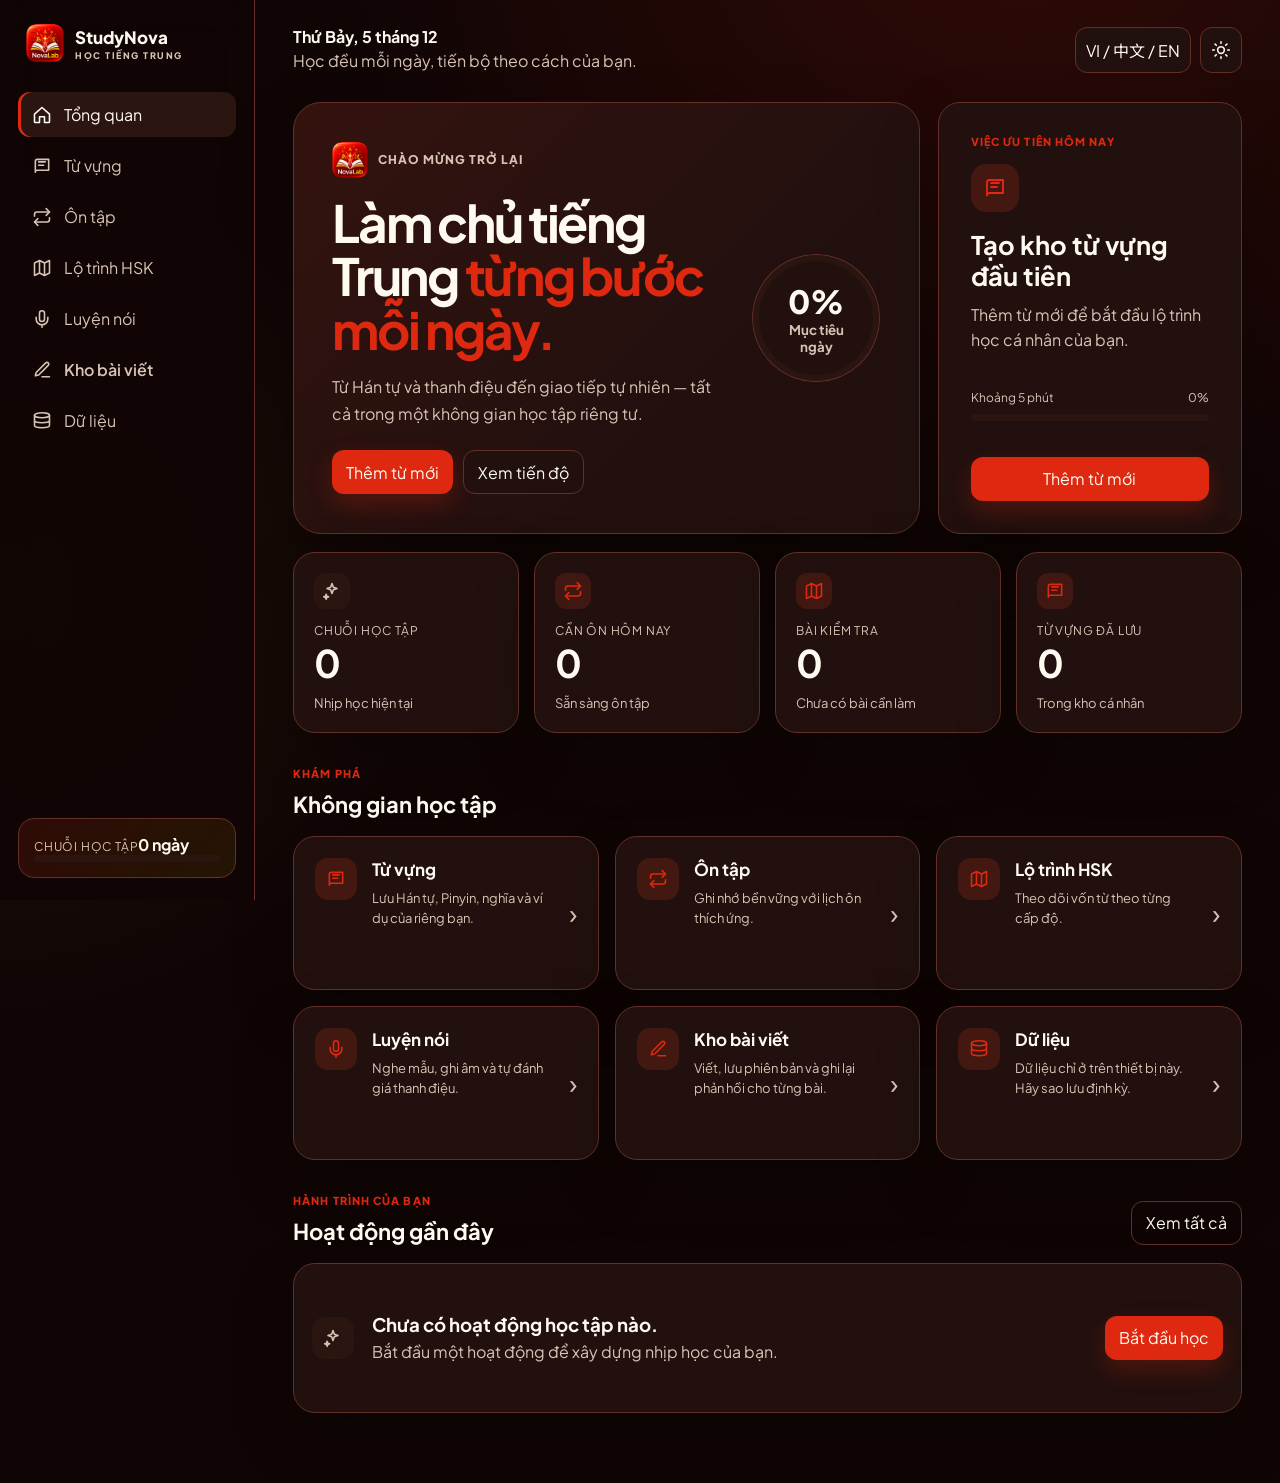
<file: index.html>
<!doctype html><html lang="vi"><head><meta charset="utf-8"><meta name="viewport" content="width=device-width,initial-scale=1"><meta name="theme-color" content="#DE2910"><meta name="description" content="StudyNova — học từ vựng, HSK, phát âm và viết tiếng Trung"><title>StudyNova</title><link rel="icon" type="image/png" sizes="192x192" href="novalab-chinese-4-icons/icon-192.png"><link rel="icon" type="image/png" sizes="512x512" href="novalab-chinese-4-icons/icon-512.png"><link rel="apple-touch-icon" sizes="180x180" href="novalab-chinese-4-icons/apple-touch-icon.png"><link rel="manifest" href="manifest.webmanifest"><link rel="stylesheet" href="assets/styles.css?v=8"><script src="assets/i18n.js"></script></head><body>
<div class="shell"><aside class="sidebar"><div class="brand"><img src="novalab-chinese-4-icons/icon-192.png" alt="NovaLab Chinese"><span>StudyNova<small data-brand-tagline>HỌC TIẾNG TRUNG</small></span></div><nav class="nav" data-nav></nav><div class="sidebar-foot"><div class="streak"><span class="label" data-t="home.streak">Chuỗi học tập</span><strong><span id="sideStreak">0</span> <span data-t="common.days">ngày</span></strong><div class="progress"><i id="weekProgress" style="width:0"></i></div></div></div></aside><main class="main"><header class="topbar"><div><b id="dateLabel"></b><p class="lead" data-t="home.localFirst">Học đều mỗi ngày, tiến bộ theo cách của bạn.</p></div><div class="top-actions"><div class="language-picker"><button class="icon-btn language-trigger" id="langBtn" data-t-title="common.language" data-t-aria-label="common.language" title="Ngôn ngữ" aria-expanded="false">VI / 中文 / EN</button><div class="language-menu" id="languageMenu" role="menu"><button data-language="vi" role="menuitemradio">Tiếng Việt</button><button data-language="zh" role="menuitemradio">中文</button><button data-language="en" role="menuitemradio">English</button></div></div><button class="icon-btn install-button" data-install-app hidden data-t="common.installApp" data-t-aria-label="common.installApp">Cài ứng dụng</button><button class="icon-btn" id="themeBtn" data-t-title="common.theme" data-t-aria-label="common.changeTheme" title="Giao diện" aria-label="Đổi giao diện"></button></div></header>
<section id="home" class="page active home-page">
  <div class="home-top">
    <article class="home-hero">
      <div class="home-hero-copy">
        <div class="hero-brand"><img src="novalab-chinese-4-icons/icon-192.png" alt=""><span data-t="home.welcome">CHÀO MỪNG TRỞ LẠI</span></div>
        <h1><span data-t="home.learnChinese">Làm chủ tiếng Trung</span> <span class="brand-accent" data-t="home.oneStep">từng bước mỗi ngày.</span></h1>
        <p class="lead" data-t="home.heroText">Từ Hán tự và thanh điệu đến giao tiếp tự nhiên — tất cả trong một không gian học tập riêng tư.</p>
        <div class="actions"><button class="btn primary" id="heroPrimary"></button><button class="btn" id="viewProgress" data-t="home.viewProgress">Xem tiến độ</button></div>
      </div>
      <div class="daily-ring" id="dailyRing" aria-label=""><span id="dailyPercent">0%</span><small data-t="home.dailyGoal">Mục tiêu ngày</small></div>
    </article>
    <aside class="priority-card card" id="priorityCard"></aside>
  </div>
  <div class="home-stats" id="homeStats"></div>
  <section class="home-section" id="learningSpaces"><div class="section-head"><div><span class="eyebrow" data-t="home.explore">Khám phá</span><h2 data-t="home.spaces">Không gian học tập</h2></div></div><div class="learning-grid" id="featureGrid"></div></section>
  <section class="home-section recent-section"><div class="section-head"><div><span class="eyebrow" data-t="home.yourJourney">Hành trình của bạn</span><h2 data-t="home.recentActivity">Hoạt động gần đây</h2></div><button class="btn ghost" id="viewAllActivity" data-t="home.viewAll">Xem tất cả</button></div><div class="card recent-card" id="recentActivity"></div></section>
</section>
<section id="learning" class="page"><div class="learning-intro card"><img class="learning-logo" src="novalab-chinese-4-icons/icon-192.png" alt="NovaLab Chinese"><span class="eyebrow" data-t="learning.eyebrow">TRUNG TÂM HỌC TẬP</span><h1 data-t="learning.title">Bạn muốn học gì hôm nay?</h1><p class="lead" data-t="learning.description">Chọn một không gian phù hợp với mục tiêu của bạn.</p></div><div class="section-head"><h2 data-t="home.spaces">Không gian học tập</h2></div><div class="learning-grid" id="learningCenterGrid"></div></section>
<section id="vocab" class="page"><div class="section-head"><div><h1 data-t="vocabulary.title">Từ vựng</h1><p class="lead" data-t="vocabulary.description">Lưu Hán tự, Pinyin, nghĩa và ví dụ của riêng bạn.</p></div><button class="btn primary" id="openWord" data-t="home.addWord">Thêm từ mới</button></div><input class="input" id="search" data-t-placeholder="vocabulary.search" placeholder="Tìm Hán tự, Pinyin hoặc nghĩa..."><div class="word-list" id="wordList"></div></section>
<section id="review" class="page"><div class="section-head"><div><h1 data-t="review.title">Ôn tập thông minh</h1><p class="lead" data-t="review.description">Ghi nhớ bền vững với lịch ôn thích ứng.</p></div></div><div class="card quiz review-shell" id="quizBox"></div></section>
<section id="hsk" class="page"><h1 data-t="hsk.title">Lộ trình HSK</h1><p class="lead" data-t="hsk.description">Theo dõi vốn từ theo từng cấp độ.</p><div class="grid" id="hskGrid" style="margin-top:24px"></div></section>
<section id="speaking" class="page"><h1 data-t="speaking.title">Phòng luyện nói</h1><p class="lead" data-t="speaking.description">Nghe mẫu, ghi âm và tự đánh giá thanh điệu.</p><div class="card" style="margin-top:24px"><div class="field"><label data-t="speaking.prompt">Câu luyện tập</label><select class="input" id="phrase"><option>你好，很高兴认识你。|Nǐ hǎo, hěn gāoxìng rènshi nǐ.</option><option>我每天都学习中文。|Wǒ měitiān dōu xuéxí Zhōngwén.</option><option>请问，地铁站怎么走？|Qǐngwèn, dìtiě zhàn zěnme zǒu?</option></select></div><h2 id="phraseHanzi" style="margin-top:28px"></h2><p class="pinyin" id="phrasePinyin"></p><div class="actions"><button class="btn primary" id="speakBtn" data-t="speaking.listen">Nghe mẫu</button><button class="btn" id="recordBtn" data-t="speaking.record">Ghi âm</button></div><div id="audioBox" style="margin-top:16px"></div></div></section>
<section id="data" class="page"><h1 data-t="data.title">Dữ liệu & sao lưu</h1><p class="lead" data-t="data.description">Dữ liệu chỉ ở trên thiết bị này. Hãy sao lưu định kỳ.</p><div class="grid" style="margin-top:24px"><div class="card"><h3 data-t="data.export">Xuất bản sao lưu</h3><p class="muted" data-t="data.exportDescription">Bao gồm từ vựng, bài viết và thiết lập.</p><button class="btn primary" id="exportBtn" data-t="data.download">Tải tệp JSON</button></div><div class="card"><h3 data-t="data.restore">Khôi phục dữ liệu</h3><p class="muted" data-t="data.restoreDescription">Nhập tệp sao lưu; dữ liệu hiện có được hợp nhất an toàn.</p><label class="btn"><span data-t="data.chooseFile">Chọn tệp</span><input type="file" id="importFile" accept="application/json" hidden></label></div><div class="card"><h3 data-t="data.storage">Lưu trữ trên thiết bị</h3><p class="muted" data-t="data.storageDescription">Lớp lưu trữ tách biệt, sẵn sàng mở rộng đồng bộ đám mây sau này.</p><b id="storageInfo"></b></div></div></section>
</main></div><nav class="mobile-nav" data-mobile-nav></nav><div class="toast" id="toast"></div>
<div class="modal" id="installModal" role="dialog" aria-modal="true" aria-labelledby="installTitle"><div class="modal-box install-dialog"><div class="section-head"><h2 id="installTitle" data-t="common.installTitle">Cài StudyNova Chinese</h2><button class="icon-btn" data-install-close data-t-aria-label="common.close" aria-label="Đóng">×</button></div><p class="lead" data-t="common.installInstructions">Để cài ứng dụng: nhấn nút Chia sẻ, sau đó chọn “Thêm vào Màn hình chính”.</p><div class="actions"><button class="btn primary" data-install-close data-t="common.close">Đóng</button></div></div></div><div class="modal" id="wordModal" role="dialog" aria-modal="true" aria-hidden="true"><div class="modal-box"><div class="section-head"><h2 data-t="vocabulary.newWord">Từ mới</h2><button class="icon-btn" data-close data-t-aria-label="common.close" aria-label="Đóng">×</button></div><form id="wordForm" class="form-grid"><div class="field"><label>汉字</label><input class="input" name="hanzi" required></div><div class="field"><label>Pinyin</label><input class="input" name="pinyin" required></div><div class="field full"><label data-t="vocabulary.meaning">Nghĩa</label><input class="input" name="meaning" required></div><div class="field"><label>HSK</label><select class="input" name="hsk"><option value="1">HSK 1</option><option value="2">HSK 2</option><option value="3">HSK 3</option><option value="4">HSK 4</option><option value="5">HSK 5</option><option value="6">HSK 6</option></select></div><div class="field"><label data-t="vocabulary.topic">Chủ đề</label><input class="input" name="topic"></div><div class="field full"><label data-t="vocabulary.example">Ví dụ</label><textarea class="input" name="example"></textarea></div><div class="field full"><button class="btn primary" type="submit" data-t="vocabulary.save">Lưu từ</button></div></form></div></div>
<script src="assets/pwa.js"></script><script src="assets/app.js?v=8"></script><script src="assets/review.js?v=2"></script><script src="assets/quick-import.js?v=7"></script></body></html>
</file>
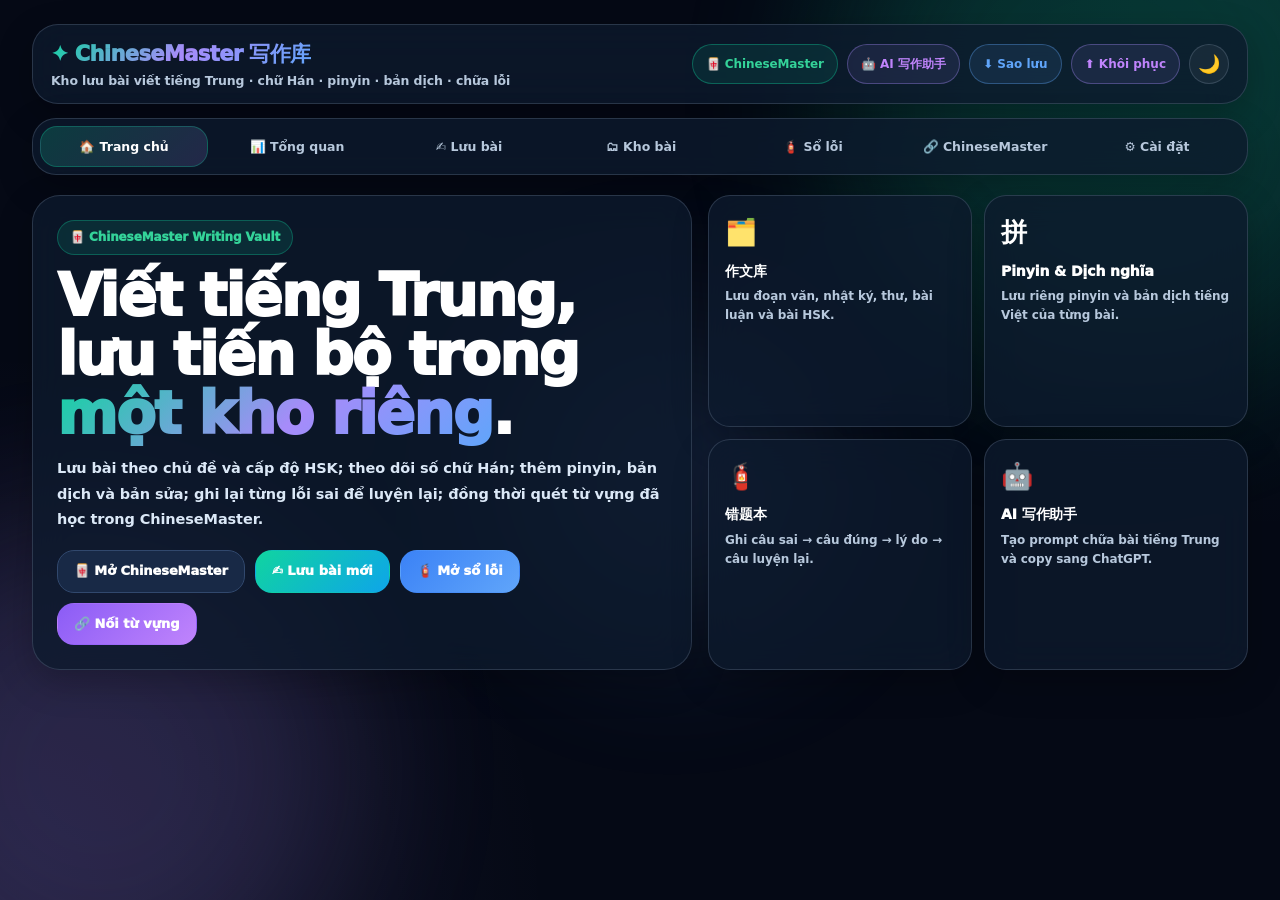
<file: chinesemaster_writing_vault(2) (1).html>
<!DOCTYPE html>
<html lang="vi">
<head>
<meta charset="UTF-8">
<meta name="viewport" content="width=device-width, initial-scale=1.0">
<title>ChineseMaster Writing Vault — Kho bài viết tiếng Trung</title>
<style>
*{box-sizing:border-box;margin:0;padding:0}
:root{
  --g:#10d4a0;--b:#60a5fa;--p:#a78bfa;--y:#fbbf24;--r:#f87171;--o:#fb923c;
  --bg0:#050915;--bg1:#0b1426;--bg2:#101b31;--bg3:#182946;--bg4:#223a61;
  --bd:#31486d;--bd2:#54709b;--t1:#fff;--t2:#dbe8f7;--t3:#b7c8dc;--t4:#91a8c2;
  --glass:rgba(14,26,46,.78);--glass-bd:rgba(205,225,255,.16);
  --shadow:0 12px 36px rgba(0,0,0,.24);--radius:22px;
}
.light{
  --bg0:#f0f4f8;--bg1:#fff;--bg2:#f8fafc;--bg3:#e8f0fe;--bg4:#dde6f5;
  --bd:#dde6f5;--bd2:#c5d5ea;--t1:#0f1a2e;--t2:#334155;--t3:#64748b;--t4:#94a3b8;
  --glass:rgba(255,255,255,.78);--glass-bd:rgba(15,23,42,.09);--shadow:0 12px 30px rgba(15,23,42,.08);
}
html,body{font-family:"Plus Jakarta Sans","Manrope",Inter,system-ui,-apple-system,Segoe UI,sans-serif;background:var(--bg0);color:var(--t1);min-height:100vh;line-height:1.55;font-weight:600;letter-spacing:-.1px}
body:not(.light){background:radial-gradient(circle at top right,rgba(16,212,160,.10),transparent 34%),radial-gradient(circle at bottom left,rgba(167,139,250,.11),transparent 35%),var(--bg0)}
button,input,select,textarea{font:inherit}
a{color:inherit;text-decoration:none}
#app{width:100%;max-width:none;margin:0;padding:20px 16px 38px;position:relative;z-index:2}
.orb{position:fixed;border-radius:50%;filter:blur(85px);opacity:.16;pointer-events:none;z-index:0}.light .orb{opacity:.06}
.orb1{width:560px;height:560px;background:var(--g);top:-180px;right:-110px}.orb2{width:500px;height:500px;background:var(--p);left:-150px;bottom:-120px}.orb3{width:320px;height:320px;background:var(--b);top:35%;left:40%}
.topbar{display:flex;align-items:center;justify-content:space-between;gap:12px;background:var(--glass);border:1px solid var(--glass-bd);border-radius:26px;padding:13px 18px;margin-bottom:14px;box-shadow:var(--shadow);backdrop-filter:blur(20px);flex-wrap:wrap}
.logo{font-size:21px;font-weight:950;background:linear-gradient(135deg,#10d4a0,#a78bfa,#60a5fa);-webkit-background-clip:text;-webkit-text-fill-color:transparent;background-clip:text;letter-spacing:-.6px}
.top-actions{display:flex;gap:9px;align-items:center;flex-wrap:wrap}.pill,.theme{height:40px;border-radius:99px;border:1px solid var(--glass-bd);background:rgba(255,255,255,.05);color:var(--t2);display:inline-flex;align-items:center;justify-content:center;gap:7px;padding:0 13px;font-size:12px;font-weight:900;cursor:pointer;transition:.2s}.theme{width:40px;padding:0;border-radius:50%;font-size:18px}.pill:hover,.theme:hover{background:var(--bg3);color:var(--t1);transform:translateY(-1px)}
.pill.green{color:#34d399;border-color:rgba(16,212,160,.35);background:rgba(16,212,160,.10)}.pill.blue{color:#60a5fa;border-color:rgba(96,165,250,.35);background:rgba(96,165,250,.10)}.pill.purple{color:#c084fc;border-color:rgba(167,139,250,.35);background:rgba(167,139,250,.10)}
nav{display:flex;gap:6px;background:var(--glass);border:1px solid var(--glass-bd);border-radius:24px;padding:7px;margin-bottom:20px;box-shadow:var(--shadow);backdrop-filter:blur(20px);flex-wrap:wrap}.tab{flex:1;min-width:105px;border:0;background:transparent;color:var(--t3);border-radius:17px;padding:10px 10px;font-size:12.5px;font-weight:900;cursor:pointer;transition:.2s}.tab:hover{background:var(--bg3);color:var(--t1)}.tab.active{background:linear-gradient(135deg,rgba(16,212,160,.20),rgba(167,139,250,.16));color:var(--t1);border:1px solid rgba(16,212,160,.28)}
.page{display:none}.page.active{display:block;animation:fadeUp .22s ease}@keyframes fadeUp{from{opacity:0;transform:translateY(8px)}to{opacity:1;transform:translateY(0)}}
.grid4{display:grid;grid-template-columns:repeat(4,1fr);gap:12px;margin-bottom:16px}.stat{background:var(--glass);border:1px solid var(--glass-bd);border-radius:24px;padding:18px;box-shadow:var(--shadow);backdrop-filter:blur(16px)}.stat .icon{font-size:24px;margin-bottom:8px}.stat .label{font-size:11px;color:var(--t3);font-weight:950;text-transform:uppercase;letter-spacing:.7px}.stat .val{font-size:30px;font-weight:950;line-height:1.1}.stat .sub{font-size:11px;color:var(--t4);margin-top:3px}.section{background:var(--glass);border:1px solid var(--glass-bd);border-radius:24px;padding:20px;margin-bottom:16px;box-shadow:var(--shadow);backdrop-filter:blur(16px)}.sec-title{font-size:11px;color:var(--t3);font-weight:950;text-transform:uppercase;letter-spacing:.85px;margin-bottom:14px;display:flex;align-items:center;gap:8px;justify-content:space-between}.muted{color:var(--t3);font-size:12.5px}.mini{font-size:11px;color:var(--t4)}
.form-row{display:grid;grid-template-columns:1fr 1fr;gap:12px;margin-bottom:12px}.form-3{display:grid;grid-template-columns:1fr 1fr 1fr;gap:12px;margin-bottom:12px}.form-1{margin-bottom:12px}label{display:block;font-size:12px;color:var(--t3);font-weight:900;margin-bottom:6px}input,select,textarea{width:100%;border:1.5px solid rgba(178,205,240,.26);border-radius:15px;background:rgba(12,25,46,.92);color:var(--t1);outline:none;padding:11px 13px;font-size:13.5px;font-weight:700;transition:.2s}.light input,.light select,.light textarea{background:#fff;color:var(--t1);border-color:#d5e0ef}textarea{min-height:95px;resize:vertical;line-height:1.65}textarea.big{min-height:260px}input::placeholder,textarea::placeholder{color:#9fb4cc;opacity:1}input:focus,select:focus,textarea:focus{border-color:#34d399;box-shadow:0 0 0 4px rgba(16,212,160,.13)}select option{background:var(--bg2);color:var(--t1)}
.btn{border:1.5px solid transparent;border-radius:17px;padding:10px 16px;font-size:13px;font-weight:950;cursor:pointer;display:inline-flex;align-items:center;gap:7px;transition:.2s;color:#fff}.btn:hover{transform:translateY(-2px);box-shadow:0 8px 24px rgba(0,0,0,.22)}.btn:active{transform:scale(.98)}.btn-green{background:linear-gradient(135deg,#10d4a0,#0ea5e9)}.btn-blue{background:linear-gradient(135deg,#3b82f6,#60a5fa)}.btn-purple{background:linear-gradient(135deg,#8b5cf6,#c084fc)}.btn-amber{background:linear-gradient(135deg,#f59e0b,#fbbf24)}.btn-red{background:linear-gradient(135deg,#ef4444,#f87171)}.btn-default{background:var(--bg3);color:var(--t1);border-color:var(--bd)}.btn-sm{padding:6px 11px;border-radius:12px;font-size:12px}
.msg{display:none;margin-top:10px;padding:10px 13px;border-radius:14px;font-size:12.5px;font-weight:900}.msg.ok{display:block;background:rgba(16,212,160,.13);color:#34d399;border:1px solid rgba(16,212,160,.30)}.msg.no{display:block;background:rgba(239,68,68,.12);color:#f87171;border:1px solid rgba(239,68,68,.25)}
.filter-row{display:flex;gap:8px;flex-wrap:wrap;align-items:center}.filter-row input,.filter-row select{width:auto;max-width:190px;flex:1 1 145px;padding:9px 11px;border-radius:13px;font-size:12.5px}.list{display:flex;flex-direction:column;gap:10px}.card{background:rgba(255,255,255,.045);border:1px solid var(--glass-bd);border-radius:20px;padding:15px;transition:.2s}.light .card{background:#fff}.card:hover{border-color:var(--bd2);transform:translateX(2px)}.card-head{display:flex;gap:12px;align-items:flex-start;justify-content:space-between}.title{font-size:15.5px;font-weight:950;color:var(--t1)}.snippet{font-size:12.5px;color:var(--t3);margin-top:7px;line-height:1.65;white-space:pre-wrap;max-height:88px;overflow:hidden}.tags{display:flex;gap:5px;flex-wrap:wrap;margin-top:8px}.tag{display:inline-flex;align-items:center;gap:4px;padding:3px 9px;border-radius:99px;font-size:11px;font-weight:950;border:1px solid rgba(96,165,250,.25);background:rgba(96,165,250,.12);color:#60a5fa}.tag.t1{color:#34d399;background:rgba(16,212,160,.12);border-color:rgba(16,212,160,.25)}.tag.t2{color:#c084fc;background:rgba(167,139,250,.12);border-color:rgba(167,139,250,.25)}.tag.warn{color:#fbbf24;background:rgba(251,191,36,.12);border-color:rgba(251,191,36,.25)}.tag.red{color:#f87171;background:rgba(239,68,68,.12);border-color:rgba(239,68,68,.25)}
.actions{display:flex;gap:7px;flex-wrap:wrap;justify-content:flex-end}.split{display:grid;grid-template-columns:1.15fr .85fr;gap:14px}.two{display:grid;grid-template-columns:1fr 1fr;gap:14px}.progress{height:10px;background:var(--bg3);border:1px solid var(--bd);border-radius:99px;overflow:hidden}.fill{height:100%;background:linear-gradient(90deg,#10d4a0,#60a5fa);border-radius:99px;transition:.5s}.barrow{display:flex;align-items:center;gap:10px;margin:8px 0}.barlabel{min-width:112px;text-align:right;color:var(--t3);font-size:12px;font-weight:850;white-space:nowrap;overflow:hidden;text-overflow:ellipsis}.barbox{flex:1;height:22px;border-radius:9px;background:var(--bg3);border:1px solid var(--bd);overflow:hidden}.barfill{height:100%;background:linear-gradient(90deg,#8b5cf6,#60a5fa);display:flex;align-items:center;padding-left:8px;color:#fff;font-size:11px;font-weight:950}
.editor-stats{display:grid;grid-template-columns:repeat(4,1fr);gap:8px;margin-top:9px}.tiny-stat{background:var(--bg3);border:1px solid var(--bd);border-radius:14px;padding:10px;text-align:center}.tiny-stat b{display:block;font-size:17px}.tiny-stat span{font-size:10px;color:var(--t4);font-weight:950;text-transform:uppercase}.vocab-box{max-height:340px;overflow:auto;padding-right:4px}.vocab-item{padding:11px 12px;border-radius:16px;background:var(--bg3);border:1px solid var(--bd);margin-bottom:8px}.vocab-term{font-size:13px;font-weight:950;color:var(--t1)}.vocab-def{font-size:12px;color:var(--t3);margin-top:3px}.vocab-ex{font-size:11.5px;color:var(--t4);font-style:italic;margin-top:4px}.hit{outline:2px solid rgba(16,212,160,.55)}
.correction-grid{display:grid;grid-template-columns:1fr 1fr;gap:10px}.wrong{color:#f87171;font-weight:950}.right{color:#34d399;font-weight:950}.check-item{border-radius:16px;border:1px solid var(--bd);background:var(--bg3);padding:12px;margin-bottom:8px}.check-title{font-size:12.5px;font-weight:950;margin-bottom:4px}.check-text{font-size:12px;color:var(--t3)}
.modal{position:fixed;inset:0;background:rgba(0,0,0,.50);backdrop-filter:blur(5px);display:none;align-items:center;justify-content:center;z-index:80;padding:16px}.modal.open{display:flex}.modal-box{width:min(860px,100%);max-height:88vh;overflow:auto;background:var(--bg1);border:1px solid var(--glass-bd);border-radius:26px;box-shadow:0 30px 80px rgba(0,0,0,.45)}.modal-head{display:flex;align-items:center;justify-content:space-between;padding:15px 18px;border-bottom:1px solid var(--glass-bd);background:linear-gradient(135deg,rgba(16,212,160,.12),rgba(167,139,250,.08));position:sticky;top:0}.modal-body{padding:18px}.x{width:30px;height:30px;border-radius:50%;border:0;background:rgba(255,255,255,.08);color:var(--t3);cursor:pointer;font-weight:950}.x:hover{color:#f87171;background:rgba(239,68,68,.15)}
.empty{padding:28px;text-align:center;color:var(--t3);border:1px dashed var(--bd2);border-radius:20px;background:rgba(255,255,255,.03)}
@media(max-width:760px){.grid4,.editor-stats{grid-template-columns:repeat(2,1fr)}.split,.two,.form-row,.form-3,.correction-grid{grid-template-columns:1fr}.card-head{flex-direction:column}.actions{justify-content:flex-start}.barlabel{text-align:left;min-width:80px}.topbar{align-items:flex-start}.top-actions{width:100%}.pill{flex:1}.filter-row input,.filter-row select{max-width:none}.tab{min-width:130px}}

/* ================= STUDYNOVA PRODUCT UPGRADE ================= */
:root{--sn-grad:linear-gradient(135deg,#10d4a0,#a78bfa 55%,#60a5fa);--sn-danger:#f87171}
.sn-brand{display:flex;align-items:center;gap:10px}
.sn-logo-svg{width:36px;height:36px;border-radius:14px;box-shadow:0 10px 24px rgba(16,212,160,.18);flex:0 0 auto}
.logo,.sn-logo-text{display:inline-flex;align-items:center;gap:9px}
.sn-splash{position:fixed;inset:0;z-index:9999;background:radial-gradient(circle at top right,rgba(16,212,160,.16),transparent 38%),radial-gradient(circle at bottom left,rgba(167,139,250,.18),transparent 36%),#050915;display:flex;align-items:center;justify-content:center;transition:opacity .45s ease,visibility .45s ease}
.sn-splash.hide{opacity:0;visibility:hidden}
.sn-splash-card{width:min(420px,92vw);padding:28px;border-radius:30px;background:rgba(14,26,46,.76);border:1px solid rgba(205,225,255,.16);box-shadow:0 30px 90px rgba(0,0,0,.42);text-align:center;backdrop-filter:blur(20px)}
.sn-splash-card .sn-logo-svg{width:72px;height:72px;margin-bottom:12px}
.sn-splash-title{font-size:30px;font-weight:950;letter-spacing:-.8px;background:var(--sn-grad);-webkit-background-clip:text;-webkit-text-fill-color:transparent;background-clip:text}
.sn-splash-sub{color:#b7c8dc;font-size:13px;margin-top:7px;font-weight:750}
.sn-loader{height:9px;border-radius:99px;background:rgba(255,255,255,.09);overflow:hidden;margin-top:18px}
.sn-loader span{display:block;height:100%;width:42%;border-radius:99px;background:var(--sn-grad);animation:snLoad 1.15s ease-in-out infinite}
@keyframes snLoad{0%{transform:translateX(-110%)}100%{transform:translateX(260%)}}
.sn-landing{display:grid;grid-template-columns:1.1fr .9fr;gap:16px;margin-bottom:18px}
.sn-hero,.sn-module-card{background:var(--glass);border:1px solid var(--glass-bd);border-radius:28px;padding:24px;box-shadow:0 12px 36px rgba(0,0,0,.24);backdrop-filter:blur(18px)}
.sn-hero-kicker{display:inline-flex;align-items:center;gap:7px;padding:7px 12px;border-radius:99px;background:rgba(16,212,160,.12);border:1px solid rgba(16,212,160,.30);color:#34d399;font-size:12px;font-weight:950;margin-bottom:12px}
.sn-hero h1{font-size:clamp(34px,5vw,58px);line-height:1.02;font-weight:950;letter-spacing:-1.8px;margin-bottom:12px}
.sn-hero h1 span{background:var(--sn-grad);-webkit-background-clip:text;-webkit-text-fill-color:transparent;background-clip:text}
.sn-hero p{color:var(--t2);font-size:14.5px;line-height:1.75;max-width:680px}
.sn-hero-actions{display:flex;gap:10px;flex-wrap:wrap;margin-top:18px}
.sn-module-grid{display:grid;grid-template-columns:1fr 1fr;gap:12px}
.sn-module-card{padding:16px;border-radius:22px}
.sn-module-icon{font-size:26px;margin-bottom:8px}
.sn-module-title{font-size:14px;font-weight:950;color:var(--t1)}
.sn-module-desc{font-size:12px;color:var(--t3);line-height:1.6;margin-top:5px}
.sn-top-link,.sn-user-btn,.sn-ai-btn{border:1px solid rgba(96,165,250,.30)!important;background:linear-gradient(135deg,rgba(96,165,250,.15),rgba(14,165,233,.08))!important;color:#60a5fa!important;text-decoration:none!important}
.sn-user-btn{color:#34d399!important;border-color:rgba(16,212,160,.30)!important;background:linear-gradient(135deg,rgba(16,212,160,.15),rgba(14,165,233,.08))!important}
.sn-ai-btn{color:#c084fc!important;border-color:rgba(167,139,250,.30)!important;background:linear-gradient(135deg,rgba(167,139,250,.16),rgba(96,165,250,.08))!important}
.sn-modal{position:fixed;inset:0;z-index:4000;display:none;align-items:center;justify-content:center;background:rgba(0,0,0,.50);backdrop-filter:blur(5px);padding:16px}
.sn-modal.open{display:flex}
.sn-modal-box{width:min(780px,100%);max-height:90vh;overflow:auto;background:var(--bg1);border:1px solid var(--glass-bd);border-radius:28px;box-shadow:0 30px 90px rgba(0,0,0,.45)}
.sn-modal-head{display:flex;align-items:center;justify-content:space-between;gap:12px;padding:15px 18px;border-bottom:1px solid var(--glass-bd);background:linear-gradient(135deg,rgba(16,212,160,.12),rgba(167,139,250,.08));position:sticky;top:0;z-index:2}
.sn-modal-title{font-weight:950;color:var(--t1)}
.sn-modal-body{padding:18px}
.sn-close{width:32px;height:32px;border-radius:50%;border:0;background:rgba(255,255,255,.08);color:var(--t3);font-weight:950;cursor:pointer}
.sn-close:hover{color:#f87171;background:rgba(239,68,68,.15)}
.sn-auth-grid{display:grid;grid-template-columns:1fr 1fr;gap:12px;margin-top:12px}
.sn-auth-status{font-size:12.5px;color:var(--t3);line-height:1.6;background:var(--bg3);border:1px solid var(--bd);border-radius:16px;padding:12px;margin-bottom:12px}
.sn-firebase-warning{display:none;color:#fbbf24;background:rgba(251,191,36,.10);border:1px solid rgba(251,191,36,.28);border-radius:16px;padding:12px;margin-bottom:12px;font-size:12.5px;line-height:1.65}
.sn-firebase-warning.show{display:block}
.sn-ai-tabs{display:flex;gap:8px;flex-wrap:wrap;margin-bottom:12px}
.sn-ai-pane{display:none}.sn-ai-pane.active{display:block}
.sn-ai-output{min-height:160px;font-family:ui-monospace,SFMono-Regular,Menlo,Consolas,monospace;font-size:12px;line-height:1.6}
.sn-small{font-size:12px;color:var(--t4);line-height:1.6}
.sn-unified-nav-note{font-size:11.5px;color:var(--t4);margin-top:8px}
@media(max-width:760px){
  #app{padding:14px 10px 90px!important}
  .topbar{border-radius:22px!important;padding:12px!important}
  .topbar-right,.top-actions{width:100%;display:grid!important;grid-template-columns:1fr 1fr;gap:8px!important}
  .ai-pill,.backup-pill,.pill{justify-content:center;min-height:40px}
  nav{position:sticky;top:8px;z-index:40;overflow-x:auto;flex-wrap:nowrap!important;scrollbar-width:none}
  nav::-webkit-scrollbar{display:none}
  .tab{min-width:126px!important;flex:0 0 auto!important}
  .sn-landing{grid-template-columns:1fr}
  .sn-module-grid{grid-template-columns:1fr}
  .sn-auth-grid{grid-template-columns:1fr}
  .sn-hero{padding:20px}
}
/* ================= END STUDYNOVA PRODUCT UPGRADE ================= */



/* ===== STUDYNOVA DESKTOP FULL-SCREEN LAYOUT PATCH =====
   Desktop: use the whole browser width instead of the old centered 1180px container.
   Mobile/tablet keeps the existing compact responsive layout.
*/
@media (min-width: 901px){
  html, body{width:100%; overflow-x:hidden;}
  #app{
    width:100% !important;
    max-width:none !important;
    margin:0 !important;
    padding:24px 32px 42px !important;
  }
  .topbar, nav, .section, .sn-hero, .sn-unified-nav{width:100%;}
  .grid4{grid-template-columns:repeat(4,minmax(0,1fr)) !important;}
  .split{grid-template-columns:minmax(0,1.35fr) minmax(360px,.65fr) !important;}
  .two{grid-template-columns:1fr 1fr !important;}
  .filter-row input,.filter-row select{max-width:none;}
}
@media (min-width: 1500px){
  #app{padding-left:44px !important;padding-right:44px !important;}
  #essayList.list,#recentList.list{display:grid;grid-template-columns:repeat(2,minmax(0,1fr));gap:12px;}
  #correctionList.list{display:grid;grid-template-columns:repeat(2,minmax(0,1fr));gap:12px;}
  .card:hover{transform:translateY(-2px);}
}
@media (max-width: 900px){
  #app{max-width:100% !important;width:100% !important;}
}
/* ===== END FULL-SCREEN PATCH ===== */


@import url('https://fonts.googleapis.com/css2?family=Plus+Jakarta+Sans:wght@400;500;600;700;800;900&family=Noto+Sans+SC:wght@400;500;600;700;900&display=swap');
html,body,button,input,select,textarea{font-family:'Plus Jakarta Sans','Noto Sans SC',system-ui,sans-serif}
.zh,.zh-text{font-family:'Noto Sans SC','Microsoft YaHei',sans-serif}
.zh-text{font-size:17px;line-height:1.95;letter-spacing:.25px}
.pinyin-text{color:#7dd3fc;font-size:13px;line-height:1.8}
.translation-text{color:var(--t2);font-size:13px;line-height:1.75}
.score-ring{width:78px;height:78px;border-radius:50%;display:grid;place-items:center;background:conic-gradient(#10d4a0 var(--score,0%),var(--bg3) 0);position:relative;flex:0 0 auto}
.score-ring:before{content:'';position:absolute;inset:7px;border-radius:50%;background:var(--bg1)}
.score-ring b{position:relative;z-index:1;font-size:18px}
.quick-grid{display:grid;grid-template-columns:repeat(2,1fr);gap:9px}
@media(max-width:760px){.quick-grid{grid-template-columns:1fr}.zh-text{font-size:16px}}
</style>
<meta name="theme-color" content="#050915">
</head>
<body>
<div class="orb orb1"></div><div class="orb orb2"></div><div class="orb orb3"></div>
<div id="app">
  <div class="topbar">
    <div>
      <div class="logo">✦ ChineseMaster 写作库</div>
      <div class="muted">Kho lưu bài viết tiếng Trung · chữ Hán · pinyin · bản dịch · chữa lỗi</div>
    </div>
    <div class="top-actions">
      <a class="pill green" href="index.html" target="_self" title="Quay lại ChineseMaster">🀄 ChineseMaster</a>
      <button class="pill purple" onclick="openAI()">🤖 AI 写作助手</button>
      <button class="pill blue" onclick="exportData()">⬇ Sao lưu</button>
      <button class="pill purple" onclick="document.getElementById('import-data').click()">⬆ Khôi phục</button>
      <button class="theme" onclick="toggleTheme()" id="themeBtn">🌙</button>
      <input type="file" id="import-data" accept=".json,application/json" style="display:none" onchange="importData(event)">
    </div>
  </div>

  <nav>
    <button class="tab active" onclick="goTo('home')">🏠 Trang chủ</button>
    <button class="tab" onclick="goTo('dash')">📊 Tổng quan</button>
    <button class="tab" onclick="goTo('write')">✍️ Lưu bài</button>
    <button class="tab" onclick="goTo('library')">🗂 Kho bài</button>
    <button class="tab" onclick="goTo('corrections')">🧯 Sổ lỗi</button>
    <button class="tab" onclick="goTo('vocab')">🔗 ChineseMaster</button>
    <button class="tab" onclick="goTo('settings')">⚙️ Cài đặt</button>
  </nav>

  <div id="page-home" class="page active">
    <div class="sn-landing">
      <div class="sn-hero">
        <div class="sn-hero-kicker">🀄 ChineseMaster Writing Vault</div>
        <h1>Viết tiếng Trung, lưu tiến bộ trong <span>một kho riêng</span>.</h1>
        <p>Lưu bài theo chủ đề và cấp độ HSK; theo dõi số chữ Hán; thêm pinyin, bản dịch và bản sửa; ghi lại từng lỗi sai để luyện lại; đồng thời quét từ vựng đã học trong ChineseMaster.</p>
        <div class="sn-hero-actions">
          <a class="btn btn-default" href="index.html" target="_self">🀄 Mở ChineseMaster</a>
          <button class="btn btn-green" onclick="newEssay();goTo('write')">✍️ Lưu bài mới</button>
          <button class="btn btn-blue" onclick="goTo('corrections')">🧯 Mở sổ lỗi</button>
          <button class="btn btn-purple" onclick="goTo('vocab')">🔗 Nối từ vựng</button>
        </div>
      </div>
      <div class="sn-module-grid">
        <div class="sn-module-card"><div class="sn-module-icon">🗂️</div><div class="sn-module-title">作文库</div><div class="sn-module-desc">Lưu đoạn văn, nhật ký, thư, bài luận và bài HSK.</div></div>
        <div class="sn-module-card"><div class="sn-module-icon">拼</div><div class="sn-module-title">Pinyin & Dịch nghĩa</div><div class="sn-module-desc">Lưu riêng pinyin và bản dịch tiếng Việt của từng bài.</div></div>
        <div class="sn-module-card"><div class="sn-module-icon">🧯</div><div class="sn-module-title">错题本</div><div class="sn-module-desc">Ghi câu sai → câu đúng → lý do → câu luyện lại.</div></div>
        <div class="sn-module-card"><div class="sn-module-icon">🤖</div><div class="sn-module-title">AI 写作助手</div><div class="sn-module-desc">Tạo prompt chữa bài tiếng Trung và copy sang ChatGPT.</div></div>
      </div>
    </div>
  </div>

  <div id="page-dash" class="page">
    <div class="grid4" id="stats"></div>
    <div class="two">
      <div class="section"><div class="sec-title">📁 Bài theo chủ đề</div><div id="topicChart"></div></div>
      <div class="section"><div class="sec-title">🎚 Bài theo cấp độ</div><div id="levelChart"></div></div>
    </div>
    <div class="section">
      <div class="sec-title">🕘 Bài mới nhất <button class="btn btn-green btn-sm" onclick="newEssay();goTo('write')">+ Bài mới</button></div>
      <div id="recentList" class="list"></div>
    </div>
  </div>

  <div id="page-write" class="page">
    <div class="split">
      <div class="section">
        <div class="sec-title"><span>✍️ Lưu / chỉnh sửa bài tiếng Trung</span><span id="editMode" class="tag">New</span></div>
        <input id="essay-id" type="hidden">
        <div class="form-row">
          <div><label>Tiêu đề bài</label><input id="e-title" placeholder="VD: 我的爱好 / 一次难忘的旅行"></div>
          <div><label>Dạng bài</label><select id="e-type" onchange="updateCharGoal()"><option value="paragraph">Đoạn văn</option><option value="diary">Nhật ký</option><option value="story">Kể chuyện</option><option value="description">Miêu tả</option><option value="letter">Thư / Email</option><option value="essay">Bài luận</option><option value="hsk">Bài viết HSK</option><option value="other">Khác</option></select></div>
        </div>
        <div class="form-3">
          <div><label>Chủ đề</label><select id="e-topic"></select></div>
          <div><label>Hoặc chủ đề mới</label><input id="e-topic-new" placeholder="VD: 我的学校"></div>
          <div><label>Cấp độ</label><select id="e-level" onchange="updateCharGoal()"><option>HSK1</option><option>HSK2</option><option selected>HSK3</option><option>HSK4</option><option>HSK5</option><option>HSK6</option><option>HSK7-9</option></select></div>
        </div>
        <div class="form-3">
          <div><label>Trạng thái</label><select id="e-status"><option value="draft">Bản nháp</option><option value="finished">Đã viết xong</option><option value="checked">Đã chữa</option><option value="improved">Đã viết lại</option></select></div>
          <div><label>Mục tiêu số chữ</label><input id="e-target" type="number" min="10" max="3000" placeholder="VD: 120"></div>
          <div><label>Điểm / nhận xét ngắn</label><input id="e-score" placeholder="VD: 8/10 hoặc HSK4 khá"></div>
        </div>
        <div class="form-1"><label>Đề bài / yêu cầu</label><textarea id="e-prompt" placeholder="Dán đề bài hoặc yêu cầu viết vào đây..."></textarea></div>
        <div class="form-1"><label>Bài viết chữ Hán *</label><textarea id="e-text" class="big zh-text" oninput="liveStats();renderVocabHits()" placeholder="在这里写或粘贴你的中文作文……"></textarea></div>
        <div class="editor-stats">
          <div class="tiny-stat"><b id="cc">0</b><span>Chữ Hán</span></div>
          <div class="tiny-stat"><b id="sentc">0</b><span>Câu</span></div>
          <div class="tiny-stat"><b id="allc">0</b><span>Ký tự</span></div>
          <div class="tiny-stat"><b id="goalc">80+</b><span>Mục tiêu</span></div>
        </div>
        <div class="form-row" style="margin-top:12px">
          <div><label>Pinyin của bài</label><textarea id="e-pinyin" class="pinyin-text" placeholder="Wǒ de àihào shì dǎ lánqiú..."></textarea></div>
          <div><label>Bản dịch tiếng Việt</label><textarea id="e-translation" placeholder="Sở thích của tôi là chơi bóng rổ..."></textarea></div>
        </div>
        <div class="form-1"><label>Bản sửa hoàn chỉnh / 改进版</label><textarea id="e-improved" class="zh-text" placeholder="Dán bản đã được sửa tốt hơn vào đây..."></textarea></div>
        <div class="form-1"><label>Ghi chú / cấu trúc cần nhớ</label><input id="e-notes" placeholder="VD: 虽然……但是……; 对……感兴趣"></div>
        <div style="display:flex;gap:9px;flex-wrap:wrap;margin-top:10px">
          <button class="btn btn-green" onclick="saveEssay()">✓ Lưu bài</button>
          <button class="btn btn-default" onclick="newEssay()">+ Bài mới</button>
          <button class="btn btn-blue" onclick="quickCheck()">🔎 Kiểm tra nhanh</button>
          <button class="btn btn-purple" onclick="copyEssayPack()">📋 Copy gửi AI</button>
        </div>
        <div id="write-msg" class="msg"></div>
      </div>
      <div>
        <div class="section">
          <div class="sec-title">🔎 Kiểm tra nhanh</div>
          <div id="quickCheckBox" class="muted">Bấm “Kiểm tra nhanh” để xem số chữ, dấu câu, khoảng trắng và một số cấu trúc cần chú ý.</div>
        </div>
        <div class="section">
          <div class="sec-title">🔗 Từ đã học xuất hiện trong bài <button class="btn btn-blue btn-sm" onclick="refreshVocab()">↻</button></div>
          <div class="muted" style="margin-bottom:10px">Web tự quét chữ Hán từ dữ liệu ChineseMaster. Nếu chưa có dữ liệu, nhập file backup ở tab “ChineseMaster”.</div>
          <div id="vocabHits" class="vocab-box"></div>
        </div>
      </div>
    </div>
  </div>

  <div id="page-library" class="page">
    <div class="section" style="padding:14px">
      <div class="filter-row">
        <input id="f-search" placeholder="🔍 Tìm tiêu đề, chữ Hán, pinyin, nghĩa..." oninput="renderLibrary()">
        <select id="f-type" onchange="renderLibrary()"><option value="">Tất cả dạng bài</option><option value="paragraph">Đoạn văn</option><option value="diary">Nhật ký</option><option value="story">Kể chuyện</option><option value="description">Miêu tả</option><option value="letter">Thư / Email</option><option value="essay">Bài luận</option><option value="hsk">Bài HSK</option><option value="other">Khác</option></select>
        <select id="f-topic" onchange="renderLibrary()"><option value="">Tất cả chủ đề</option></select>
        <select id="f-level" onchange="renderLibrary()"><option value="">Tất cả HSK</option><option>HSK1</option><option>HSK2</option><option>HSK3</option><option>HSK4</option><option>HSK5</option><option>HSK6</option><option>HSK7-9</option></select>
        <select id="f-status" onchange="renderLibrary()"><option value="">Tất cả trạng thái</option><option value="draft">Bản nháp</option><option value="finished">Đã viết xong</option><option value="checked">Đã chữa</option><option value="improved">Đã viết lại</option></select>
        <button class="btn btn-green btn-sm" onclick="newEssay();goTo('write')">+ Bài mới</button>
      </div>
    </div>
    <div class="list" id="essayList"></div>
  </div>

  <div id="page-corrections" class="page">
    <div class="split">
      <div class="section">
        <div class="sec-title">🧯 Thêm lỗi vào sổ 错题本</div>
        <div class="form-row">
          <div><label>Chọn bài</label><select id="c-essay"></select></div>
          <div><label>Loại lỗi</label><select id="c-type"><option>Ngữ pháp</option><option>Từ vựng</option><option>Trật tự từ</option><option>Chữ Hán</option><option>Pinyin</option><option>Lượng từ</option><option>Dấu câu</option><option>Diễn đạt</option><option>Nội dung</option></select></div>
        </div>
        <div class="correction-grid">
          <div><label>Câu / cụm sai</label><textarea id="c-wrong" class="zh" placeholder="VD: 我对篮球很喜欢。"></textarea></div>
          <div><label>Câu / cụm đúng</label><textarea id="c-right" class="zh" placeholder="VD: 我很喜欢篮球。/ 我对篮球很感兴趣。"></textarea></div>
        </div>
        <div class="form-row" style="margin-top:12px">
          <div><label>Lý do sai</label><input id="c-reason" placeholder="VD: 喜欢 không dùng theo cấu trúc 对……很喜欢"></div>
          <div><label>Câu mới để luyện lại</label><input id="c-new" class="zh" placeholder="VD: 我对中国文化很感兴趣。"></div>
        </div>
        <button class="btn btn-green" onclick="addCorrection()">✓ Lưu lỗi</button>
        <div id="corr-msg" class="msg"></div>
      </div>
      <div class="section">
        <div class="sec-title">📌 Bộ lọc lỗi</div>
        <div class="form-row">
          <div><label>Lọc theo bài</label><select id="cf-essay" onchange="renderCorrections()"><option value="">Tất cả bài</option></select></div>
          <div><label>Lọc theo loại</label><select id="cf-type" onchange="renderCorrections()"><option value="">Tất cả lỗi</option><option>Ngữ pháp</option><option>Từ vựng</option><option>Trật tự từ</option><option>Chữ Hán</option><option>Pinyin</option><option>Lượng từ</option><option>Dấu câu</option><option>Diễn đạt</option><option>Nội dung</option></select></div>
        </div>
        <button class="btn btn-purple btn-sm" onclick="exportMistakeText()">📋 Copy sổ lỗi</button>
      </div>
    </div>
    <div class="section"><div class="sec-title">🗒 Lỗi đã lưu</div><div id="correctionList" class="list"></div></div>
  </div>

  <div id="page-vocab" class="page">
    <div class="two">
      <div class="section">
        <div class="sec-title">🔗 Liên kết ChineseMaster 中文词库</div>
        <div class="muted" style="margin-bottom:12px">Web sẽ tự đọc dữ liệu từ khóa <b>chinesemaster_data_v1</b> khi hai trang được mở cùng trình duyệt và cùng tên miền. Nếu không đọc được, xuất backup JSON từ ChineseMaster rồi nhập vào đây.</div>
        <div style="display:flex;gap:9px;flex-wrap:wrap">
          <a class="btn btn-green" href="index.html" target="_self">🀄 Mở ChineseMaster</a>
          <button class="btn btn-blue" onclick="refreshVocab()">↻ Đọc lại dữ liệu</button>
          <button class="btn btn-purple" onclick="document.getElementById('import-vocab').click()">⬆ Nhập backup ChineseMaster</button>
          <input id="import-vocab" type="file" accept=".json,application/json" style="display:none" onchange="importVocabBackup(event)">
        </div>
        <div id="vocab-msg" class="msg"></div>
      </div>
      <div class="section">
        <div class="sec-title">📊 Dữ liệu đang nối</div>
        <div class="grid4" style="grid-template-columns:repeat(2,1fr);margin:0">
          <div class="stat"><div class="label">Từ đọc được</div><div class="val" id="linkedWords">0</div><div class="sub">từ/cụm ChineseMaster</div></div>
          <div class="stat"><div class="label">Chủ đề vocab</div><div class="val" id="linkedTopics">0</div><div class="sub">chủ đề khác nhau</div></div>
        </div>
      </div>
    </div>
    <div class="section">
      <div class="sec-title">📚 Từ vựng ChineseMaster</div>
      <div class="filter-row" style="margin-bottom:12px"><input id="vf-search" placeholder="Tìm Hán tự, pinyin, nghĩa..." oninput="renderVocabPage()"><select id="vf-topic" onchange="renderVocabPage()"><option value="">Tất cả chủ đề</option></select></div>
      <div id="vocabList" class="vocab-box"></div>
    </div>
  </div>

  <div id="page-settings" class="page">
    <div class="section">
      <div class="sec-title">⚙️ Cài đặt & dữ liệu</div>
      <div class="form-row">
        <div><label>Thêm chủ đề viết</label><input id="new-topic" placeholder="VD: 我的家乡"></div>
        <div style="display:flex;align-items:end"><button class="btn btn-green" onclick="addTopic()">+ Thêm chủ đề</button></div>
      </div>
      <div class="muted" id="topicTags"></div>
      <hr style="border:0;border-top:1px solid var(--bd);margin:18px 0">
      <div style="display:flex;gap:9px;flex-wrap:wrap">
        <button class="btn btn-blue" onclick="exportData()">⬇ Xuất backup Writing Vault</button>
        <button class="btn btn-purple" onclick="document.getElementById('import-data').click()">⬆ Nhập backup</button>
        <button class="btn btn-red" onclick="resetAll()">🗑 Xoá toàn bộ dữ liệu</button>
      </div>
      <div class="muted" style="margin-top:12px">Dữ liệu lưu bằng localStorage trong trình duyệt. Hãy xuất backup trước khi xoá lịch sử trình duyệt hoặc đổi máy.</div>
    </div>
  </div>
</div>

<div class="modal" id="viewModal" onclick="if(event.target===this)closeModal()">
  <div class="modal-box"><div class="modal-head"><b id="modalTitle">Chi tiết bài</b><button class="x" onclick="closeModal()">✕</button></div><div class="modal-body" id="modalBody"></div></div>
</div>

<div class="modal" id="aiModal" onclick="if(event.target===this)closeAI()">
  <div class="modal-box" style="max-width:650px">
    <div class="modal-head"><b>🤖 AI 写作助手</b><button class="x" onclick="closeAI()">✕</button></div>
    <div class="modal-body">
      <div class="muted" style="margin-bottom:10px">AI Coach sẽ tạo prompt chữa bài. Nút gửi sẽ copy prompt và mở ChatGPT trong tab mới.</div>
      <div style="display:flex;gap:7px;flex-wrap:wrap;margin-bottom:10px">
        <button class="btn btn-default btn-sm" onclick="aiPreset('correct')">🧯 Chữa lỗi</button>
        <button class="btn btn-default btn-sm" onclick="aiPreset('pinyin')">拼 Tạo pinyin</button>
        <button class="btn btn-default btn-sm" onclick="aiPreset('translate')">🇻🇳 Dịch nghĩa</button>
        <button class="btn btn-default btn-sm" onclick="aiPreset('improve')">✨ Viết hay hơn</button>
      </div>
      <textarea id="aiText" class="big" placeholder="Dán bài hoặc yêu cầu về tiếng Trung..."></textarea>
      <button class="btn btn-purple" style="width:100%;justify-content:center;margin-top:10px" onclick="doAI()">Gửi đến ChatGPT</button>
      <div id="ai-msg" class="msg"></div>
    </div>
  </div>
</div>

<script>
const KEY='chinesewritingvault_data_v1';
const VOCAB_KEY='chinesemaster_data_v1';
const defaultTopics=['Bản thân','Gia đình','Trường học','Cuộc sống hằng ngày','Sở thích','Bạn bè','Ăn uống','Sức khoẻ','Du lịch','Thể thao','Công việc','Công nghệ','Môi trường','Văn hoá','Xã hội','Quê hương','HSK Writing'];
let S={essays:[],corrections:[],topics:[...defaultTopics],importedVocab:[],darkMode:true,lastBackup:null};
let Vocab=[];
function $(id){return document.getElementById(id)}
function uid(){return Date.now().toString(36)+Math.random().toString(36).slice(2,8)}
function today(){return new Date().toISOString().slice(0,10)}
function fmt(d){try{return new Date(d).toLocaleDateString('vi-VN')}catch(e){return d||''}}
function esc(s){return String(s||'').replace(/[&<>'"]/g,m=>({'&':'&amp;','<':'&lt;','>':'&gt;',"'":'&#039;','"':'&quot;'}[m]))}
function save(){localStorage.setItem(KEY,JSON.stringify(S))}
function load(){try{let raw=localStorage.getItem(KEY);if(raw){let p=JSON.parse(raw);S=Object.assign(S,p);S.topics=[...new Set([...(S.topics||[]),...defaultTopics])];S.essays=S.essays||[];S.corrections=S.corrections||[];S.importedVocab=S.importedVocab||[]}}catch(e){console.warn(e)}}
function msg(id,text,ok=true){let el=$(id);if(!el)return;el.className='msg '+(ok?'ok':'no');el.textContent=text;setTimeout(()=>{el.className='msg'},3200)}
function goTo(p){document.querySelectorAll('.page').forEach(x=>x.classList.remove('active'));$('page-'+p).classList.add('active');document.querySelectorAll('.tab').forEach(x=>x.classList.remove('active'));[...document.querySelectorAll('.tab')].find(b=>b.getAttribute('onclick').includes("'"+p+"'"))?.classList.add('active');renderAll()}
function toggleTheme(){S.darkMode=!S.darkMode;applyTheme();save()}
function applyTheme(){document.body.classList.toggle('light',!S.darkMode);$('themeBtn').textContent=S.darkMode?'🌙':'☀️'}
function chineseChars(text){return (String(text||'').match(/[\u3400-\u4DBF\u4E00-\u9FFF\uF900-\uFAFF]/g)||[])}
function charCount(text){return chineseChars(text).length}
function totalCount(text){return String(text||'').replace(/\s/g,'').length}
function sentenceCount(text){let n=(String(text||'').match(/[。！？!?]+/g)||[]).length;return Math.max(n,String(text||'').trim()?1:0)}
function typeText(t){return {paragraph:'Đoạn văn',diary:'Nhật ký',story:'Kể chuyện',description:'Miêu tả',letter:'Thư / Email',essay:'Bài luận',hsk:'Bài HSK',other:'Khác'}[t]||'Đoạn văn'}
function statusText(s){return {draft:'Bản nháp',finished:'Đã viết xong',checked:'Đã chữa',improved:'Đã viết lại'}[s]||'Bản nháp'}
function defaultGoal(){let l=$('e-level')?.value||'HSK3',t=$('e-type')?.value||'paragraph';let byLevel={HSK1:30,HSK2:50,HSK3:80,HSK4:120,HSK5:180,HSK6:250,'HSK7-9':350};let g=byLevel[l]||80;if(t==='diary'||t==='letter')g=Math.max(g,100);if(t==='essay')g=Math.max(g,200);return g}
function updateCharGoal(){let g=parseInt($('e-target')?.value)||defaultGoal();$('goalc').textContent=g+'+';liveStats()}
function liveStats(){let txt=$('e-text')?.value||'',g=parseInt($('e-target')?.value)||defaultGoal();$('cc').textContent=charCount(txt);$('sentc').textContent=sentenceCount(txt);$('allc').textContent=totalCount(txt);$('goalc').textContent=g+'+'}
function syncTopicSelects(){let current=$('e-topic')?.value||'',opts=S.topics.map(t=>`<option value="${esc(t)}">${esc(t)}</option>`).join('');$('e-topic').innerHTML=opts;$('f-topic').innerHTML='<option value="">Tất cả chủ đề</option>'+opts;$('e-topic').value=current&&S.topics.includes(current)?current:S.topics[0];$('vf-topic').innerHTML='<option value="">Tất cả chủ đề</option>'+vocabTopics().map(t=>`<option value="${esc(t)}">${esc(t)}</option>`).join('')}
function essayTitle(e){return e.title||((e.level||'HSK3')+' · '+(e.topic||'Không có chủ đề'))}
function getEssay(id){return S.essays.find(e=>e.id===id)}
function newEssay(){['essay-id','e-title','e-topic-new','e-target','e-score','e-prompt','e-text','e-pinyin','e-translation','e-improved','e-notes'].forEach(id=>{if($(id))$(id).value=''});$('e-type').value='paragraph';$('e-level').value='HSK3';$('e-status').value='draft';$('editMode').textContent='New';syncTopicSelects();updateCharGoal();renderVocabHits();$('quickCheckBox').innerHTML='Bấm “Kiểm tra nhanh” để xem số chữ, dấu câu, khoảng trắng và một số cấu trúc cần chú ý.'}
function saveEssay(){let topic=$('e-topic-new').value.trim()||$('e-topic').value;if(topic&&!S.topics.includes(topic))S.topics.unshift(topic);let id=$('essay-id').value||uid(),old=getEssay(id);let e={id,createdAt:old?.createdAt||new Date().toISOString(),updatedAt:new Date().toISOString(),title:$('e-title').value.trim(),type:$('e-type').value,level:$('e-level').value,topic,status:$('e-status').value,targetChars:$('e-target').value,score:$('e-score').value.trim(),prompt:$('e-prompt').value,essayText:$('e-text').value,pinyin:$('e-pinyin').value,translation:$('e-translation').value,improvedText:$('e-improved').value,notes:$('e-notes').value};if(!e.essayText.trim()){msg('write-msg','⚠ Nhập bài viết chữ Hán trước đã.',false);return}if(old)Object.assign(old,e);else S.essays.unshift(e);save();$('essay-id').value=id;$('editMode').textContent='Editing';msg('write-msg','✓ Đã lưu bài viết tiếng Trung!');renderAll()}
function loadEssay(id){let e=getEssay(id);if(!e)return;goTo('write');$('essay-id').value=e.id;$('e-title').value=e.title||'';$('e-type').value=e.type||'paragraph';$('e-level').value=e.level||'HSK3';syncTopicSelects();$('e-topic').value=e.topic||S.topics[0];$('e-topic-new').value='';$('e-status').value=e.status||'draft';$('e-target').value=e.targetChars||'';$('e-score').value=e.score||'';$('e-prompt').value=e.prompt||'';$('e-text').value=e.essayText||'';$('e-pinyin').value=e.pinyin||'';$('e-translation').value=e.translation||'';$('e-improved').value=e.improvedText||'';$('e-notes').value=e.notes||'';$('editMode').textContent='Editing';liveStats();renderVocabHits();quickCheck()}
function deleteEssay(id){if(!confirm('Xoá bài này? Các lỗi liên quan vẫn được giữ trong sổ lỗi.'))return;S.essays=S.essays.filter(e=>e.id!==id);save();renderAll()}
function duplicateEssay(id){let e=getEssay(id);if(!e)return;let copy=JSON.parse(JSON.stringify(e));copy.id=uid();copy.createdAt=copy.updatedAt=new Date().toISOString();copy.title=(copy.title||essayTitle(copy))+' (bản sao)';S.essays.unshift(copy);save();renderAll()}
function cardEssay(e){let cc=S.corrections.filter(c=>c.essayId===e.id).length,c=charCount(e.essayText);return `<div class="card"><div class="card-head"><div><div class="title zh">${esc(essayTitle(e))}</div><div class="tags"><span class="tag t1">${esc(e.level||'HSK3')}</span><span class="tag t2">${esc(typeText(e.type))}</span><span class="tag">${esc(e.topic||'Không chủ đề')}</span><span class="tag warn">${esc(statusText(e.status))}</span>${e.score?`<span class="tag t1">${esc(e.score)}</span>`:''}<span class="tag red">${cc} lỗi</span><span class="tag">${c} chữ</span></div></div><div class="actions"><button class="btn btn-blue btn-sm" onclick="viewEssay('${e.id}')">Xem</button><button class="btn btn-green btn-sm" onclick="loadEssay('${e.id}')">Sửa</button><button class="btn btn-default btn-sm" onclick="duplicateEssay('${e.id}')">Copy</button><button class="btn btn-red btn-sm" onclick="deleteEssay('${e.id}')">Xoá</button></div></div><div class="snippet zh">${esc((e.essayText||'').slice(0,420))}</div><div class="mini" style="margin-top:7px">Cập nhật: ${fmt(e.updatedAt)}</div></div>`}
function renderLibrary(){let q=($('f-search')?.value||'').toLowerCase(),type=$('f-type')?.value||'',topic=$('f-topic')?.value||'',level=$('f-level')?.value||'',status=$('f-status')?.value||'';let arr=S.essays.filter(e=>(!type||e.type===type)&&(!topic||e.topic===topic)&&(!level||e.level===level)&&(!status||e.status===status)&&(!q||JSON.stringify(e).toLowerCase().includes(q)));$('essayList').innerHTML=arr.length?arr.map(cardEssay).join(''):'<div class="empty">Chưa có bài nào phù hợp.</div>'}
function renderRecent(){let arr=S.essays.slice(0,4);$('recentList').innerHTML=arr.length?arr.map(cardEssay).join(''):'<div class="empty">Chưa có bài nào. Hãy lưu bài đầu tiên.</div>'}
function renderStats(){let total=S.essays.length,chars=S.essays.reduce((n,e)=>n+charCount(e.essayText),0),corr=S.corrections.length,improved=S.essays.filter(e=>e.status==='improved').length,levels=new Set(S.essays.map(e=>e.level).filter(Boolean)).size;$('stats').innerHTML=`<div class="stat"><div class="icon">🗂</div><div class="label">Tổng bài</div><div class="val">${total}</div><div class="sub">đã lưu</div></div><div class="stat"><div class="icon">汉</div><div class="label">Tổng chữ Hán</div><div class="val">${chars}</div><div class="sub">trong toàn bộ bài</div></div><div class="stat"><div class="icon">🧯</div><div class="label">Lỗi đã lưu</div><div class="val">${corr}</div><div class="sub">trong 错题本</div></div><div class="stat"><div class="icon">✨</div><div class="label">Đã viết lại</div><div class="val">${improved}</div><div class="sub">${levels} cấp độ HSK</div></div>`}
function chartHTML(counts){let entries=Object.entries(counts).sort((a,b)=>b[1]-a[1]).slice(0,10),max=Math.max(1,...entries.map(x=>x[1]));if(!entries.length)return '<div class="empty">Chưa có dữ liệu</div>';return entries.map(([k,v])=>`<div class="barrow"><div class="barlabel">${esc(k)}</div><div class="barbox"><div class="barfill" style="width:${Math.max(8,v/max*100)}%">${v}</div></div></div>`).join('')}
function renderCharts(){let topics={},levels={};S.essays.forEach(e=>{topics[e.topic||'Không chủ đề']=(topics[e.topic||'Không chủ đề']||0)+1;levels[e.level||'HSK3']=(levels[e.level||'HSK3']||0)+1});$('topicChart').innerHTML=chartHTML(topics);$('levelChart').innerHTML=chartHTML(levels)}
function renderEssaySelects(){let curC=$('c-essay')?.value||'',curF=$('cf-essay')?.value||'',opts=S.essays.map(e=>`<option value="${e.id}">${esc(essayTitle(e))}</option>`).join('');$('c-essay').innerHTML=opts||'<option value="">Chưa có bài</option>';$('cf-essay').innerHTML='<option value="">Tất cả bài</option>'+opts;if(curC)$('c-essay').value=curC;if(curF)$('cf-essay').value=curF}
function addCorrection(){let essayId=$('c-essay').value,wrong=$('c-wrong').value.trim(),right=$('c-right').value.trim();if(!essayId){msg('corr-msg','⚠ Hãy lưu ít nhất một bài trước.',false);return}if(!wrong||!right){msg('corr-msg','⚠ Nhập cả câu sai và câu đúng.',false);return}S.corrections.unshift({id:uid(),essayId,type:$('c-type').value,wrong,right,reason:$('c-reason').value.trim(),practice:$('c-new').value.trim(),createdAt:new Date().toISOString(),mastered:false});['c-wrong','c-right','c-reason','c-new'].forEach(id=>$(id).value='');save();msg('corr-msg','✓ Đã lưu lỗi vào 错题本!');renderAll()}
function renderCorrections(){let essay=$('cf-essay')?.value||'',type=$('cf-type')?.value||'';let arr=S.corrections.filter(c=>(!essay||c.essayId===essay)&&(!type||c.type===type));$('correctionList').innerHTML=arr.length?arr.map(c=>{let e=getEssay(c.essayId);return `<div class="card"><div class="card-head"><div><div class="title">${esc(c.type)} · ${esc(e?essayTitle(e):'Không rõ bài')}</div><div class="mini">${fmt(c.createdAt)}</div></div><div class="actions"><button class="btn btn-default btn-sm" onclick="toggleMastered('${c.id}')">${c.mastered?'↩ Chưa thuộc':'✓ Đã thuộc'}</button><button class="btn btn-red btn-sm" onclick="deleteCorrection('${c.id}')">Xoá</button></div></div><div style="margin-top:10px" class="check-item"><div class="check-title wrong">Sai</div><div class="check-text zh">${esc(c.wrong)}</div></div><div class="check-item"><div class="check-title right">Đúng</div><div class="check-text zh">${esc(c.right)}</div></div>${c.reason?`<div class="check-item"><div class="check-title">Lý do</div><div class="check-text">${esc(c.reason)}</div></div>`:''}${c.practice?`<div class="check-item"><div class="check-title">Luyện lại</div><div class="check-text zh">${esc(c.practice)}</div></div>`:''}<div class="tags"><span class="tag ${c.mastered?'t1':'red'}">${c.mastered?'Đã thuộc':'Cần ôn'}</span></div></div>`}).join(''):'<div class="empty">Chưa có lỗi nào được lưu.</div>'}
function toggleMastered(id){let c=S.corrections.find(x=>x.id===id);if(c){c.mastered=!c.mastered;save();renderCorrections()}}
function deleteCorrection(id){if(confirm('Xoá lỗi này?')){S.corrections=S.corrections.filter(c=>c.id!==id);save();renderAll()}}
function quickCheck(){let txt=$('e-text').value,c=charCount(txt),goal=parseInt($('e-target').value)||defaultGoal(),items=[];if(!c)items.push(['Chưa có chữ Hán','Bài hiện chưa chứa ký tự tiếng Trung.']);if(c<goal)items.push(['Chưa đạt mục tiêu',`Bài hiện có ${c} chữ Hán; mục tiêu là ${goal} chữ.`]);if(/[\u3400-\u9FFF]\s+[\u3400-\u9FFF]/.test(txt))items.push(['Khoảng trắng giữa chữ Hán','Tiếng Trung thường không đặt khoảng trắng giữa từng chữ. Hãy kiểm tra các chỗ đang bị tách.']);if(/[。！？!?]{2,}/.test(txt))items.push(['Dấu câu bị lặp','Có vị trí dùng hai dấu kết câu liên tiếp.']);if(/\.{2,}/.test(txt))items.push(['Dấu chấm kiểu tiếng Anh','Trong bài tiếng Trung nên ưu tiên dấu “。” thay vì nhiều dấu “.” liên tiếp.']);if(/虽然/.test(txt)&&!/(但是|可是|不过)/.test(txt))items.push(['Kiểm tra 虽然','Cấu trúc thường gặp: 虽然……但是/可是……; đôi khi có thể bỏ 但是 nhưng cần xem lại ý câu.']);if(/因为/.test(txt)&&!/(所以|因此|于是)/.test(txt))items.push(['Kiểm tra 因为','Có 因为 nhưng chưa thấy 所以/因此. Tiếng Trung có thể lược một vế, nhưng nên kiểm tra lại cấu trúc.']);if(/一边/.test(txt)&&(txt.match(/一边/g)||[]).length===1)items.push(['Kiểm tra 一边……一边……','Cấu trúc diễn tả hai hành động đồng thời thường cần hai vế 一边.']);if(!/[。！？!?]/.test(txt)&&c>40)items.push(['Thiếu dấu kết câu','Bài khá dài nhưng chưa thấy dấu “。！？”. Hãy chia câu rõ hơn.']);let hitCount=Vocab.filter(w=>w.hanzi&&txt.includes(w.hanzi)).length;if(hitCount)items.push(['Từ đã học được sử dụng',`Bài đang dùng ${hitCount} từ/cụm có trong ChineseMaster.`]);$('quickCheckBox').innerHTML=items.length?`<div class="quick-grid">${items.map(x=>`<div class="check-item"><div class="check-title">${esc(x[0])}</div><div class="check-text">${esc(x[1])}</div></div>`).join('')}</div>`:'<div class="check-item"><div class="check-title right">Kiểm tra cơ bản ổn!</div><div class="check-text">Chưa phát hiện vấn đề định dạng rõ ràng. Ngữ pháp và độ tự nhiên vẫn nên được giáo viên hoặc AI kiểm tra kỹ.</div></div>'}
async function copyEssayPack(){let pack=`Hãy chữa bài viết tiếng Trung này cho học sinh Việt Nam.\n\nCấp độ: ${$('e-level').value}\nDạng bài: ${typeText($('e-type').value)}\nChủ đề: ${$('e-topic-new').value||$('e-topic').value}\nMục tiêu số chữ: ${$('e-target').value||defaultGoal()}\n\nĐề bài:\n${$('e-prompt').value}\n\nBài của tôi:\n${$('e-text').value}\n\nYêu cầu:\n1. Chấm mức độ phù hợp với HSK đã chọn.\n2. Chỉ ra từng lỗi theo bảng: câu sai | câu đúng | loại lỗi | giải thích bằng tiếng Việt.\n3. Kiểm tra ngữ pháp, trật tự từ, lượng từ, cách dùng 的/地/得, từ vựng và dấu câu.\n4. Viết bản sửa tự nhiên hơn nhưng không quá khó so với cấp độ.\n5. Tạo pinyin và bản dịch tiếng Việt cho bản sửa.\n6. Cho 5 câu luyện lại dựa trên lỗi của tôi.`;try{await navigator.clipboard.writeText(pack);msg('write-msg','✓ Đã copy prompt chữa bài tiếng Trung.')}catch(e){msg('write-msg','Không copy tự động được. Hãy copy thủ công.',false)}}
function viewEssay(id){let e=getEssay(id);if(!e)return;let cor=S.corrections.filter(c=>c.essayId===id);$('modalTitle').textContent=essayTitle(e);$('modalBody').innerHTML=`<div class="tags"><span class="tag t1">${esc(e.level||'HSK3')}</span><span class="tag t2">${esc(typeText(e.type))}</span><span class="tag">${esc(e.topic||'Không chủ đề')}</span><span class="tag warn">${esc(statusText(e.status))}</span>${e.score?`<span class="tag t1">${esc(e.score)}</span>`:''}<span class="tag red">${cor.length} lỗi</span><span class="tag">${charCount(e.essayText)} chữ</span></div>${e.prompt?`<h3 style="margin:16px 0 7px">Đề bài</h3><div class="check-item"><div class="check-text" style="white-space:pre-wrap">${esc(e.prompt)}</div></div>`:''}<h3 style="margin:16px 0 7px">Bài chữ Hán</h3><div class="check-item"><div class="check-text zh-text" style="white-space:pre-wrap">${esc(e.essayText)}</div></div>${e.pinyin?`<h3 style="margin:16px 0 7px">Pinyin</h3><div class="check-item"><div class="pinyin-text" style="white-space:pre-wrap">${esc(e.pinyin)}</div></div>`:''}${e.translation?`<h3 style="margin:16px 0 7px">Bản dịch tiếng Việt</h3><div class="check-item"><div class="translation-text" style="white-space:pre-wrap">${esc(e.translation)}</div></div>`:''}${e.improvedText?`<h3 style="margin:16px 0 7px">Bản sửa / 改进版</h3><div class="check-item"><div class="check-text zh-text" style="white-space:pre-wrap">${esc(e.improvedText)}</div></div>`:''}${e.notes?`<h3 style="margin:16px 0 7px">Ghi chú</h3><div class="check-item"><div class="check-text">${esc(e.notes)}</div></div>`:''}<h3 style="margin:16px 0 7px">Lỗi liên quan</h3>${cor.length?cor.map(c=>`<div class="check-item"><b>${esc(c.type)}</b><div class="wrong zh">Sai: ${esc(c.wrong)}</div><div class="right zh">Đúng: ${esc(c.right)}</div>${c.reason?`<div class="check-text">Lý do: ${esc(c.reason)}</div>`:''}</div>`).join(''):'<div class="empty">Bài này chưa có lỗi được lưu.</div>'}<div style="display:flex;gap:8px;margin-top:14px"><button class="btn btn-green" onclick="closeModal();loadEssay('${e.id}')">Sửa bài</button><button class="btn btn-purple" onclick="closeModal();goTo('corrections');$('c-essay').value='${e.id}'">Thêm lỗi</button></div>`;$('viewModal').classList.add('open')}
function closeModal(){$('viewModal').classList.remove('open')}
function refreshVocab(){Vocab=[];try{let raw=localStorage.getItem(VOCAB_KEY);if(raw){let v=JSON.parse(raw);if(Array.isArray(v.words))Vocab=Vocab.concat(v.words)}}catch(e){}if(Array.isArray(S.importedVocab))Vocab=Vocab.concat(S.importedVocab);let seen=new Set();Vocab=Vocab.filter(w=>{let k=(w.hanzi||w.term||'').trim();if(!k||seen.has(k))return false;seen.add(k);return true});renderVocabPage();renderVocabHits();$('linkedWords').textContent=Vocab.length;$('linkedTopics').textContent=vocabTopics().length;syncTopicSelects();return Vocab.length}
function vocabTopics(){return [...new Set(Vocab.map(w=>w.topic).filter(Boolean))].sort()}
function vocabItem(w,hit=false){let hanzi=w.hanzi||w.term||'',meaning=w.meaning||w.def||'',pinyin=w.pinyin||'',sentence=w.sentence||w.wex||'',sm=w.sentenceMeaning||'';return `<div class="vocab-item ${hit?'hit':''}"><div class="vocab-term zh" style="font-size:18px">${esc(hanzi)}</div>${pinyin?`<div class="pinyin">${esc(pinyin)}</div>`:''}<div class="vocab-def">${esc(meaning)}</div>${w.topic?`<div class="tags"><span class="tag">${esc(w.topic)}</span>${w.level?`<span class="tag t1">${esc(w.level)}</span>`:''}${w.type?`<span class="tag t2">${esc(w.type)}</span>`:''}</div>`:''}${sentence?`<div class="vocab-ex zh">${esc(sentence)}</div>`:''}${sm?`<div class="vocab-ex">${esc(sm)}</div>`:''}</div>`}
function renderVocabPage(){let q=($('vf-search')?.value||'').toLowerCase(),topic=$('vf-topic')?.value||'';let arr=Vocab.filter(w=>(!topic||w.topic===topic)&&(!q||JSON.stringify(w).toLowerCase().includes(q))).slice(0,300);$('vocabList').innerHTML=arr.length?arr.map(w=>vocabItem(w)).join(''):'<div class="empty">Chưa đọc được vocab. Hãy mở cùng trình duyệt/tên miền hoặc nhập backup JSON từ ChineseMaster.</div>';if($('linkedWords')){$('linkedWords').textContent=Vocab.length;$('linkedTopics').textContent=vocabTopics().length}}
function renderVocabHits(){let box=$('vocabHits');if(!box)return;let txt=$('e-text')?.value||'';if(!Vocab.length){box.innerHTML='<div class="empty">Chưa có dữ liệu ChineseMaster để quét.</div>';return}let hits=Vocab.filter(w=>{let h=(w.hanzi||w.term||'').trim();return h&&txt.includes(h)}).slice(0,50);box.innerHTML=hits.length?hits.map(w=>vocabItem(w,true)).join(''):'<div class="empty">Chưa thấy từ nào trong bài trùng với ChineseMaster.</div>'}
function importVocabBackup(ev){let f=ev.target.files[0];if(!f)return;let r=new FileReader();r.onload=()=>{try{let data=JSON.parse(r.result),words=Array.isArray(data.words)?data.words:(Array.isArray(data)?data:[]);if(!words.length)throw Error('no words');S.importedVocab=words;save();refreshVocab();msg('vocab-msg','✓ Đã nhập '+words.length+' từ/cụm từ ChineseMaster.')}catch(e){msg('vocab-msg','⚠ File không đúng định dạng backup ChineseMaster.',false)}};r.readAsText(f);ev.target.value=''}
function exportData(){S.lastBackup=new Date().toISOString();save();let blob=new Blob([JSON.stringify(S,null,2)],{type:'application/json'}),a=document.createElement('a');a.href=URL.createObjectURL(blob);a.download='chinese_writing_vault_backup_'+today()+'.json';a.click();URL.revokeObjectURL(a.href)}
function importData(ev){let f=ev.target.files[0];if(!f)return;let r=new FileReader();r.onload=()=>{try{let data=JSON.parse(r.result);if(!Array.isArray(data.essays))throw Error('bad');if(!confirm('Nhập file này sẽ ghi đè dữ liệu hiện tại. Tiếp tục?'))return;S=Object.assign({essays:[],corrections:[],topics:[...defaultTopics],importedVocab:[],darkMode:true,lastBackup:null},data);save();init();alert('Đã nhập dữ liệu Chinese Writing Vault!')}catch(e){alert('File không hợp lệ.')}};r.readAsText(f);ev.target.value=''}
function resetAll(){if(confirm('Xoá toàn bộ dữ liệu Chinese Writing Vault?')){localStorage.removeItem(KEY);S={essays:[],corrections:[],topics:[...defaultTopics],importedVocab:[],darkMode:true,lastBackup:null};init()}}
function addTopic(){let t=$('new-topic').value.trim();if(!t)return;if(!S.topics.includes(t))S.topics.unshift(t);$('new-topic').value='';save();renderAll()}
function renderTopicTags(){$('topicTags').innerHTML=S.topics.map(t=>`<span class="tag" style="margin:3px">${esc(t)} <button style="background:transparent;border:0;color:var(--t4);cursor:pointer;font-weight:950" onclick="removeTopic('${esc(t)}')">×</button></span>`).join('')}
function removeTopic(t){if(defaultTopics.includes(t)){alert('Chủ đề mặc định cứ để đó cho tiện nha.');return}S.topics=S.topics.filter(x=>x!==t);save();renderAll()}
async function exportMistakeText(){let text=S.corrections.map((c,i)=>`${i+1}. [${c.type}]\nSai: ${c.wrong}\nĐúng: ${c.right}\nLý do: ${c.reason||''}\nLuyện lại: ${c.practice||''}`).join('\n\n');try{await navigator.clipboard.writeText(text||'Chưa có lỗi nào.');alert('Đã copy sổ lỗi.')}catch(e){alert('Không copy tự động được.')}}
function openAI(){let current=$('e-text')?.value||'';$('aiModal').classList.add('open');if(current&&!$('aiText').value)$('aiText').value=current;setTimeout(()=>$('aiText')?.focus(),60)}
function closeAI(){$('aiModal').classList.remove('open')}
function aiPreset(mode){let text=$('e-text')?.value||$('aiText').value||'',level=$('e-level')?.value||'HSK3';let prompts={correct:`Hãy chữa bài viết tiếng Trung sau cho học sinh Việt Nam trình độ ${level}. Chỉ ra câu sai, câu đúng, loại lỗi và giải thích bằng tiếng Việt. Sau đó viết bản sửa tự nhiên hơn, kèm pinyin và bản dịch:\n\n${text}`,pinyin:`Hãy viết pinyin có dấu đầy đủ cho bài tiếng Trung sau, giữ nguyên từng câu và xuống dòng tương ứng:\n\n${text}`,translate:`Hãy dịch bài tiếng Trung sau sang tiếng Việt tự nhiên, chính xác theo từng câu:\n\n${text}`,improve:`Hãy viết lại bài tiếng Trung sau tự nhiên hơn nhưng vẫn phù hợp trình độ ${level}. Không dùng quá nhiều từ khó. Sau bản sửa, liệt kê 8 từ/cấu trúc đáng học:\n\n${text}`};$('aiText').value=prompts[mode]||text}
async function doAI(){let text=$('aiText').value.trim();if(!text)return;try{await navigator.clipboard.writeText(text);msg('ai-msg','✓ Đã copy prompt. Đang mở ChatGPT...');window.open('https://chatgpt.com/','_blank')}catch(e){msg('ai-msg','Không copy tự động được, hãy copy thủ công.',false)}}
function renderAll(){syncTopicSelects();renderStats();renderCharts();renderRecent();renderLibrary();renderEssaySelects();renderCorrections();renderVocabPage();renderVocabHits();renderTopicTags();liveStats()}
function init(){load();applyTheme();syncTopicSelects();refreshVocab();renderAll();newEssay()}
init();
</script>
</body>
</html>
</file>
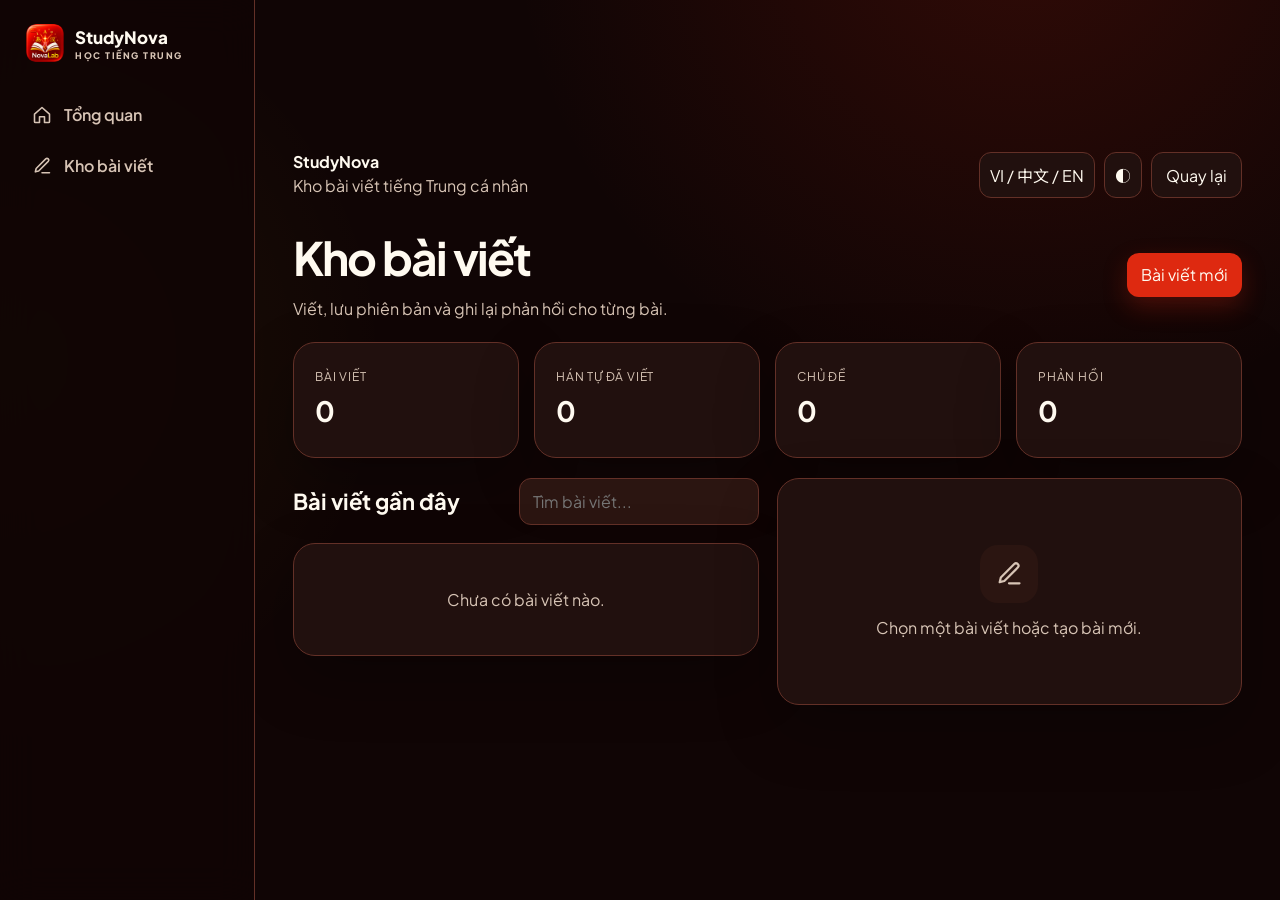
<file: chinesemaster_writing_vault.html>
<!doctype html><html lang="vi"><head><meta charset="utf-8"><meta name="viewport" content="width=device-width,initial-scale=1"><meta name="theme-color" content="#DE2910"><title>Kho bài viết — StudyNova</title><link rel="icon" type="image/png" sizes="192x192" href="novalab-chinese-4-icons/icon-192.png"><link rel="icon" type="image/png" sizes="512x512" href="novalab-chinese-4-icons/icon-512.png"><link rel="apple-touch-icon" sizes="180x180" href="novalab-chinese-4-icons/apple-touch-icon.png"><link rel="manifest" href="manifest.webmanifest"><link rel="stylesheet" href="assets/styles.css?v=6"><script src="assets/i18n.js"></script></head><body><div class="shell"><aside class="sidebar"><div class="brand"><img src="novalab-chinese-4-icons/icon-192.png" alt="NovaLab Chinese"><span>StudyNova<small data-brand-tagline>HỌC TIẾNG TRUNG</small></span></div><nav class="nav"><a href="index.html"><svg class="icon" viewBox="0 0 24 24"><path d="m3 11 9-8 9 8v9a1 1 0 0 1-1 1h-5v-7H9v7H4a1 1 0 0 1-1-1z"/></svg><span id="backText">Tổng quan</span></a><a class="active" href="#"><svg class="icon" viewBox="0 0 24 24"><path d="M12 20h9M16.5 3.5a2.1 2.1 0 0 1 3 3L8 18l-4 1 1-4z"/></svg><span id="vaultNavText">Kho bài viết</span></a></nav></aside><main class="main"><header class="topbar"><div><b>StudyNova</b><p class="lead" id="subtitle">Kho bài viết tiếng Trung cá nhân</p></div><div class="top-actions"><div class="language-picker"><button class="icon-btn language-trigger" id="langBtn" aria-label="Ngôn ngữ" aria-expanded="false">VI / 中文 / EN</button><div class="language-menu" id="languageMenu" role="menu"><button data-language="vi" role="menuitemradio">Tiếng Việt</button><button data-language="zh" role="menuitemradio">中文</button><button data-language="en" role="menuitemradio">English</button></div></div><button class="icon-btn" id="themeBtn" aria-label="Đổi giao diện">◐</button><a class="btn" href="index.html" id="backBtn">Quay lại</a></div></header><div class="section-head"><div><h1 id="title">Kho bài viết</h1><p class="lead" id="desc">Viết, lưu phiên bản và ghi lại phản hồi cho từng bài.</p></div><button class="btn primary" id="newBtn">Bài viết mới</button></div><div class="stats"><div class="card stat"><span class="label" id="essayLabel">Bài viết</span><strong id="essayCount">0</strong></div><div class="card stat"><span class="label" id="charLabel">Hán tự đã viết</span><strong id="charCount">0</strong></div><div class="card stat"><span class="label" id="topicLabel">Chủ đề</span><strong id="topicCount">0</strong></div><div class="card stat"><span class="label" id="correctionLabel">Phản hồi</span><strong id="correctionCount">0</strong></div></div><div class="vault-layout"><section><div class="section-head"><h2 id="listTitle">Bài viết gần đây</h2><input class="input" id="search" style="max-width:240px" placeholder="Tìm bài viết..."></div><div class="word-list" id="essayList"></div></section><section class="card" id="editor"><div class="empty"><div class="empty-icon"><svg class="icon" viewBox="0 0 24 24"><path d="M12 20h9M16.5 3.5a2.1 2.1 0 0 1 3 3L8 18l-4 1 1-4z"/></svg></div><span id="selectHint">Chọn một bài viết hoặc tạo bài mới.</span></div></section></div></main></div><nav class="mobile-nav vault-mobile-nav" aria-label="Mobile navigation"><a href="index.html"><svg class="icon" viewBox="0 0 24 24"><path d="m3 11 9-8 9 8v9a1 1 0 0 1-1 1h-5v-7H9v7H4a1 1 0 0 1-1-1z"/></svg><span>Home</span></a><a href="index.html#learning"><svg class="icon" viewBox="0 0 24 24"><path d="M4 19.5A2.5 2.5 0 0 1 6.5 17H20V4H6.5A2.5 2.5 0 0 0 4 6.5z"/></svg><span>Học</span></a><a class="mobile-add" href="index.html#add" aria-label="Thêm"><span class="mobile-add-icon">+</span><span>Thêm</span></a><a href="index.html#hsk"><svg class="icon" viewBox="0 0 24 24"><path d="m3 6 6-3 6 3 6-3v15l-6 3-6-3-6 3zM9 3v15M15 6v15"/></svg><span>Tiến độ</span></a><a class="active" href="#"><svg class="icon" viewBox="0 0 24 24"><path d="M12 20h9M16.5 3.5a2.1 2.1 0 0 1 3 3L8 18l-4 1 1-4z"/></svg><span>Writing Vault</span></a></nav><div class="toast" id="toast"></div><script>
const KEY='chinesewritingvault_data_v1';const defaults={essays:[],corrections:[],topics:['日常生活','学习与教育','旅行','工作','科技','文化'],importedVocab:[],darkMode:true,lastBackup:null};let S;try{S={...defaults,...JSON.parse(localStorage.getItem(KEY)||'{}')}}catch{S={...defaults}}const MAIN_KEY='chinesemaster_data_v1';let mainState;try{mainState=JSON.parse(localStorage.getItem(MAIN_KEY)||'{}')}catch{mainState={}}mainState.settings=mainState.settings||{};S.essays=Array.isArray(S.essays)?S.essays:[];S.corrections=Array.isArray(S.corrections)?S.corrections:[];let lang=StudyNovaI18n.normalize(mainState.settings.lang),active=null;document.documentElement.dataset.theme=mainState.settings.theme==='light'?'light':'dark';document.body.classList.toggle('light',mainState.settings.theme==='light');
const t=key=>StudyNovaI18n.get(lang,key);
function translate(){document.documentElement.lang=lang==='zh'?'zh-CN':lang;document.title=t('writing.pageTitle');document.querySelector('[data-brand-tagline]').textContent=t('brandTagline');subtitle.textContent=t('writing.subtitle');backBtn.textContent=t('writing.back');backText.textContent=t('nav.overview');vaultNavText.textContent=t('nav.writingVault');title.textContent=t('nav.writingVault');desc.textContent=t('writing.description');newBtn.textContent=t('writing.newEssay');essayLabel.textContent=t('writing.essays');charLabel.textContent=t('writing.characters');topicLabel.textContent=t('writing.topics');correctionLabel.textContent=t('writing.feedback');listTitle.textContent=t('writing.recent');search.placeholder=t('writing.search');selectHint.textContent=t('writing.selectHint');langBtn.setAttribute('aria-label',t('common.language'));document.querySelectorAll('[data-language]').forEach(e=>e.setAttribute('aria-checked',String(e.dataset.language===lang)));window.dispatchEvent(new CustomEvent('studynova:language',{detail:{lang}}));render()}
function render(){const q=search.value.toLowerCase(),items=S.essays.filter(e=>(e.title+' '+e.content+' '+e.topic).toLowerCase().includes(q));essayList.innerHTML=items.length?items.map(e=>`<article class="card feature" data-id="${e.id}"><span class="label">${esc(e.topic||'—')}</span><h3>${esc(e.title||t('writing.untitled'))}</h3><p>${esc((e.content||'').slice(0,90))}</p><small class="muted">${new Date(e.updatedAt||e.createdAt).toLocaleDateString()}</small></article>`).join(''):`<div class="card empty">${t('writing.empty')}</div>`;essayList.querySelectorAll('[data-id]').forEach(x=>x.onclick=()=>edit(x.dataset.id));essayCount.textContent=S.essays.length;charCount.textContent=S.essays.reduce((n,e)=>n+((e.content||'').match(/[\u3400-\u9fff]/g)||[]).length,0);topicCount.textContent=new Set(S.essays.map(e=>e.topic).filter(Boolean)).size;correctionCount.textContent=S.essays.filter(e=>e.notes).length;if(active)edit(active,false)}
function edit(id,rerender=true){active=id;const e=S.essays.find(x=>x.id===id)||{id,createdAt:new Date().toISOString(),title:'',topic:'',content:'',notes:''};editor.innerHTML=`<form id="essayForm" class="form-grid"><div class="field full"><label>${t('writing.title')}</label><input class="input" name="title" value="${esc(e.title)}"></div><div class="field full"><label>${t('writing.topic')}</label><input class="input" name="topic" list="topics" value="${esc(e.topic)}"><datalist id="topics">${S.topics.map(x=>`<option>${esc(x)}</option>`).join('')}</datalist></div><div class="field full"><label>${t('writing.content')}</label><textarea class="input" name="content" style="min-height:260px">${esc(e.content)}</textarea></div><div class="field full"><label>${t('writing.notes')}</label><textarea class="input" name="notes">${esc(e.notes)}</textarea></div><div class="actions"><button class="btn primary" type="submit">${t('writing.save')}</button><button class="btn" type="button" id="deleteBtn">${t('writing.remove')}</button></div></form>`;essayForm.onsubmit=ev=>{ev.preventDefault();const data=Object.fromEntries(new FormData(ev.target));const i=S.essays.findIndex(x=>x.id===id),value={...e,...data,updatedAt:new Date().toISOString()};if(i<0)S.essays.unshift(value);else S.essays[i]=value;if(data.topic&&!S.topics.includes(data.topic))S.topics.push(data.topic);save();toast(t('writing.saved'));render()};deleteBtn.onclick=()=>{if(confirm(t('writing.remove')+'?')){S.essays=S.essays.filter(x=>x.id!==id);active=null;save();editor.innerHTML=`<div class="empty">${t('writing.selectHint')}</div>`;render()}}}
function toast(m){toastEl.textContent=m;toastEl.classList.add('show');setTimeout(()=>toastEl.classList.remove('show'),1800)}const toastEl=document.getElementById('toast');newBtn.onclick=()=>edit(crypto.randomUUID());search.oninput=render;themeBtn.onclick=()=>{const next=document.documentElement.dataset.theme==='light'?'dark':'light';document.documentElement.dataset.theme=next;document.body.classList.toggle('light',next==='light');mainState.settings.theme=next;localStorage.setItem(MAIN_KEY,JSON.stringify(mainState))};langBtn.onclick=()=>{const open=languageMenu.classList.toggle('open');langBtn.setAttribute('aria-expanded',String(open))};document.querySelectorAll('[data-language]').forEach(button=>button.onclick=()=>{lang=button.dataset.language;mainState.settings.lang=lang;localStorage.setItem(MAIN_KEY,JSON.stringify(mainState));languageMenu.classList.remove('open');langBtn.setAttribute('aria-expanded','false');translate()});document.addEventListener('click',event=>{if(!event.target.closest('.language-picker'))languageMenu.classList.remove('open')});translate();
</script><script src="assets/pwa.js"></script></body></html>
</file>
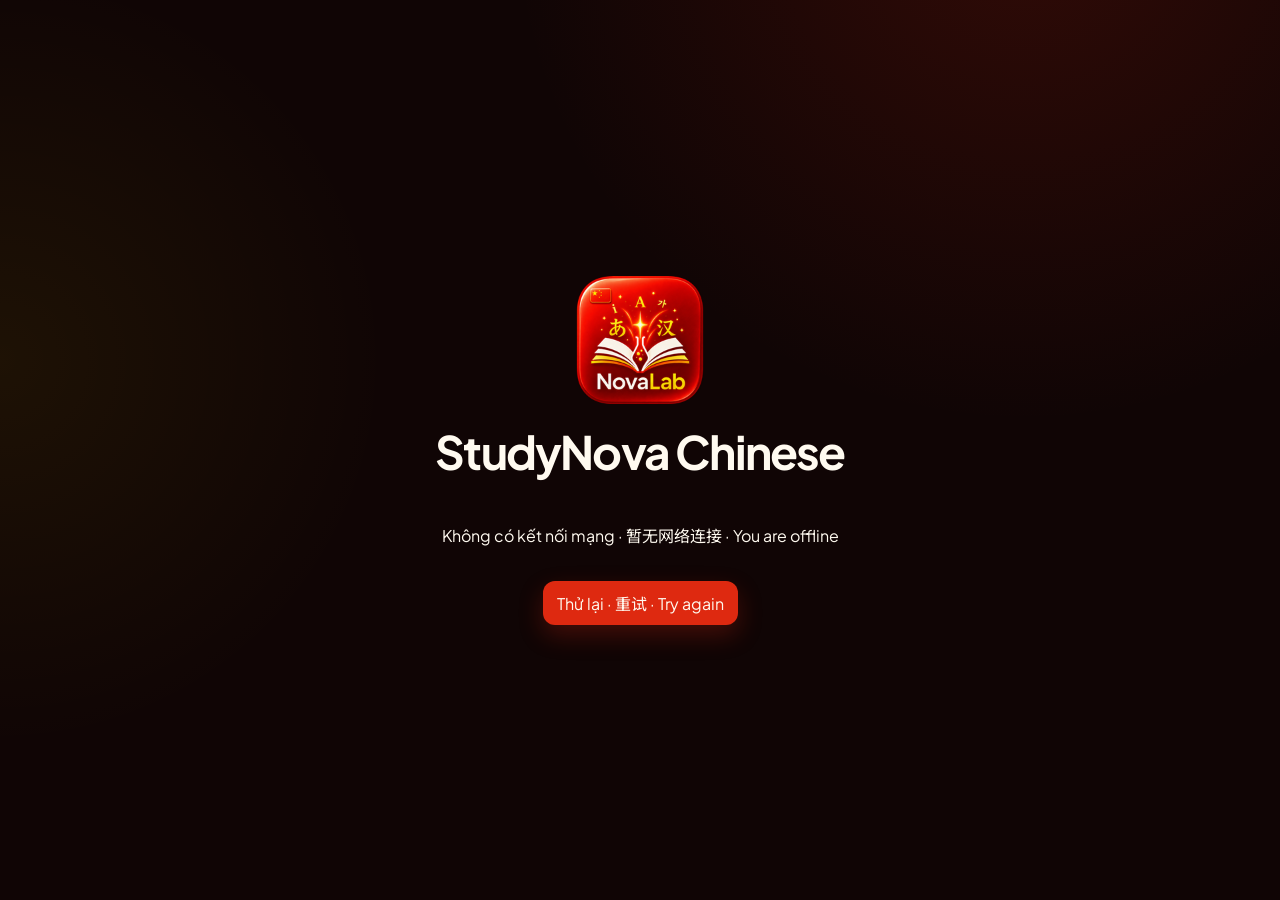
<file: offline.html>
<!doctype html><html lang="vi"><head><meta charset="utf-8"><meta name="viewport" content="width=device-width,initial-scale=1"><meta name="theme-color" content="#DE2910"><title>StudyNova Chinese — Offline</title><link rel="icon" type="image/png" sizes="192x192" href="novalab-chinese-4-icons/icon-192.png"><link rel="stylesheet" href="assets/styles.css"></head><body><main class="offline"><img src="novalab-chinese-4-icons/icon-192.png" alt="NovaLab Chinese"><h1>StudyNova Chinese</h1><p>Không có kết nối mạng · 暂无网络连接 · You are offline</p><a class="btn primary" href="./">Thử lại · 重试 · Try again</a></main></body></html>
</file>
<file: assets/styles.css>
@import url('https://fonts.googleapis.com/css2?family=Noto+Sans+SC:wght@400;500;600;700;800&family=Plus+Jakarta+Sans:wght@400;500;600;700;800&display=swap');
:root,[data-theme="dark"]{--bg:#100505;--bg-elevated:#180807;--surface:#21100e;--surface-2:#2b1511;--primary:#de2910;--primary-hover:#f13a20;--primary-pressed:#b91e0c;--accent:#ffde00;--accent-soft:#ffe866;--text:#fffaf0;--text-muted:#d7c4b5;--border:#633027;--focus:#ffde00;--surface2:var(--surface-2);--muted:var(--text-muted);--line:var(--border);--pink:#ffde00;--cyan:#ffe866;--green:#34d399;--danger:#fb7185;--shadow:0 24px 60px rgba(0,0,0,.28);--radius:22px}[data-theme="light"],body.light{--bg:#fff8f2;--bg-elevated:#ffffff;--surface:#fffdf9;--surface-2:#fbe9df;--primary:#cf2310;--primary-hover:#e9321b;--primary-pressed:#a91809;--accent:#b88600;--accent-soft:#fff0a6;--text:#2b100b;--text-muted:#75584f;--border:#e5b8aa;--focus:#b88600;--surface2:var(--surface-2);--muted:var(--text-muted);--line:var(--border);--shadow:0 24px 55px rgba(73,21,12,.1)}*{box-sizing:border-box}html{scroll-behavior:smooth}body{margin:0;font-family:"Plus Jakarta Sans",Manrope,"Noto Sans SC",sans-serif;background:radial-gradient(circle at 80% -10%,rgba(222,41,16,.16),transparent 36%),radial-gradient(circle at 0 40%,rgba(255,222,0,.06),transparent 28%),var(--bg);color:var(--text);min-height:100vh}body.modal-open{overflow:hidden}button,input,select,textarea{font:inherit}.icon{width:20px;height:20px;fill:none;stroke:currentColor;stroke-width:1.9;stroke-linecap:round;stroke-linejoin:round}.shell{display:grid;grid-template-columns:255px 1fr;min-height:100vh}.sidebar{position:sticky;top:0;height:100vh;border-right:1px solid var(--line);padding:24px 18px;background:color-mix(in srgb,var(--bg) 88%,transparent);backdrop-filter:blur(18px)}.brand{display:flex;align-items:center;gap:11px;font-weight:800;font-size:17px;margin:0 8px 30px}.brand img{width:38px;height:38px}.brand small{display:block;color:var(--muted);font-size:9px;letter-spacing:1.5px;margin-top:2px}.nav{display:grid;gap:6px}.nav button,.nav a{border:0;background:transparent;color:var(--muted);display:flex;align-items:center;gap:12px;padding:12px 14px;border-radius:12px;text-decoration:none;cursor:pointer;font-weight:600;text-align:left}.nav button:hover,.nav button.active,.nav a:hover{color:var(--text);background:var(--surface2)}.nav button.active{box-shadow:inset 3px 0 var(--primary)}.sidebar-foot{position:absolute;bottom:22px;left:18px;right:18px}.streak{padding:15px;border:1px solid var(--line);border-radius:16px;background:linear-gradient(135deg,rgba(222,41,16,.15),rgba(255,222,0,.08))}.main{padding:26px 38px 70px;max-width:1500px;width:100%;margin:auto}.topbar{display:flex;justify-content:space-between;align-items:center;margin-bottom:28px}.top-actions{display:flex;gap:9px}.icon-btn,.btn{border:1px solid var(--line);background:var(--surface);color:var(--text);border-radius:12px;padding:10px 14px;display:inline-flex;align-items:center;justify-content:center;gap:8px;cursor:pointer;text-decoration:none;font-weight:700}.icon-btn{padding:10px}.btn.primary{border:0;background:var(--primary);color:#fffaf0;box-shadow:0 10px 25px rgba(222,41,16,.25)}.btn.ghost{background:transparent}.page{display:none;animation:rise .3s ease}.page.active{display:block}@keyframes rise{from{opacity:0;transform:translateY(6px)}}h1{font-size:clamp(29px,4vw,46px);letter-spacing:-1.8px;margin:0 0 9px}h2{font-size:22px;margin:0}h3{margin:0 0 8px}.lead{color:var(--muted);margin:0;line-height:1.7}.hero{display:grid;grid-template-columns:1.4fr .7fr;gap:20px;padding:30px;border:1px solid var(--line);border-radius:28px;background:linear-gradient(125deg,rgba(222,41,16,.14),rgba(17,21,33,.4) 50%,rgba(255,222,0,.06));overflow:hidden}.hero-word{font:800 110px "Noto Sans SC";line-height:1;color:transparent;-webkit-text-stroke:1px rgba(255,255,255,.23);text-align:center}.actions{display:flex;flex-wrap:wrap;gap:10px;margin-top:23px}.stats{display:grid;grid-template-columns:repeat(4,1fr);gap:15px;margin:20px 0}.card{background:var(--surface);border:1px solid var(--line);border-radius:var(--radius);padding:21px;box-shadow:var(--shadow)}.stat strong{font-size:28px;display:block;margin:8px 0}.label{font-size:12px;color:var(--muted);text-transform:uppercase;letter-spacing:.8px}.grid{display:grid;grid-template-columns:repeat(3,1fr);gap:16px}.feature{cursor:pointer;transition:.2s}.feature:hover{transform:translateY(-3px);border-color:color-mix(in srgb,var(--primary) 50%,var(--line))}.feature .badge{width:42px;height:42px;display:grid;place-items:center;border-radius:13px;background:rgba(222,41,16,.15);color:var(--accent-soft);margin-bottom:20px}.feature p{color:var(--muted);font-size:14px;line-height:1.55}.section-head{display:flex;justify-content:space-between;align-items:center;margin-bottom:18px}.form-grid{display:grid;grid-template-columns:repeat(2,1fr);gap:13px}.field{display:grid;gap:7px}.field.full{grid-column:1/-1}.field label{color:var(--muted);font-size:12px;font-weight:700}.input{width:100%;border:1px solid var(--line);background:var(--surface2);color:var(--text);border-radius:12px;padding:12px 13px;outline:none}.input:focus{border-color:var(--primary)}textarea.input{min-height:100px;resize:vertical}.word-list{display:grid;gap:10px;margin-top:18px}.word-row{display:grid;grid-template-columns:1.2fr 1fr 1.5fr auto;align-items:center;gap:12px;padding:14px 16px;background:var(--surface);border:1px solid var(--line);border-radius:15px}.hanzi{font:700 21px "Noto Sans SC"}.pinyin{color:var(--cyan)}.muted{color:var(--muted)}.progress{height:7px;background:var(--surface2);border-radius:9px;overflow:hidden}.progress i{height:100%;display:block;background:linear-gradient(90deg,var(--primary),var(--accent));border-radius:9px}.empty{text-align:center;padding:45px;color:var(--muted)}.empty .empty-icon{width:58px;height:58px;margin:auto auto 14px;border-radius:18px;background:var(--surface2);display:grid;place-items:center}.empty .icon{width:28px;height:28px}.toast{position:fixed;right:24px;bottom:24px;background:var(--text);color:var(--bg);padding:13px 18px;border-radius:13px;font-weight:700;box-shadow:var(--shadow);transform:translateY(90px);opacity:0;transition:.25s;z-index:20}.toast.show{transform:none;opacity:1}.modal{position:fixed;inset:0;background:rgba(0,0,0,.58);display:none;visibility:hidden;place-items:center;padding:20px;z-index:101;backdrop-filter:blur(8px)}.modal.open{display:grid;visibility:visible}.modal-box{position:relative;z-index:1;max-width:620px;width:100%;background:var(--surface);border:1px solid var(--line);border-radius:24px;padding:25px;max-height:90vh;overflow:auto}.quiz{text-align:center;padding:40px}.quiz .hanzi{font-size:70px}.mobile-nav{display:none}.vault-layout{display:grid;grid-template-columns:1fr 1fr;gap:18px}.essay{white-space:pre-wrap;line-height:1.8}@media(max-width:900px){.shell{display:block}.sidebar{display:none}.main{padding:20px 18px 100px}.hero{grid-template-columns:1fr}.hero-word{display:none}.stats{grid-template-columns:repeat(2,1fr)}.grid{grid-template-columns:1fr 1fr}.mobile-nav{position:fixed;display:flex;bottom:0;left:0;right:0;z-index:10;background:color-mix(in srgb,var(--bg) 92%,transparent);border-top:1px solid var(--line);backdrop-filter:blur(16px);justify-content:space-around;padding:8px}.mobile-nav button{background:transparent;border:0;color:var(--muted);padding:7px;display:grid;justify-items:center;gap:3px;font-size:9px}.mobile-nav .icon{width:21px}.mobile-nav button.active{color:var(--primary)}}@media(max-width:600px){.grid,.form-grid,.vault-layout{grid-template-columns:1fr}.field.full{grid-column:auto}.word-row{grid-template-columns:1fr auto}.word-row .meaning{grid-column:1/-1}.stats{gap:9px}.card{padding:17px}.topbar .lead{display:none}}

.brand img{object-fit:contain;border-radius:9px}.brand-accent{color:var(--primary)}.btn,.icon-btn,.nav button,.language-menu button{min-height:44px;font:inherit}.btn:hover,.icon-btn:hover{border-color:var(--primary);background:var(--surface-2)}.btn.primary:hover{background:var(--primary-hover)}.btn.primary:active{background:var(--primary-pressed)}button:disabled{opacity:.48;cursor:not-allowed}.btn:focus-visible,.icon-btn:focus-visible,.nav button:focus-visible,.nav a:focus-visible,.input:focus-visible,.language-menu button:focus-visible{outline:3px solid var(--focus);outline-offset:2px}.language-picker{position:relative}.language-menu{display:none;position:absolute;right:0;top:calc(100% + 8px);z-index:40;min-width:170px;padding:6px;border:1px solid var(--border);border-radius:14px;background:var(--surface);box-shadow:var(--shadow)}.language-menu.open{display:grid}.language-menu button{border:0;border-radius:9px;padding:9px 12px;text-align:left;color:var(--text);background:transparent;cursor:pointer}.language-menu button[aria-checked="true"]{background:var(--surface-2);box-shadow:inset 3px 0 var(--primary)}.install-button{white-space:nowrap}.install-button[hidden]{display:none}.install-dialog{max-width:520px}.offline{min-height:100vh;display:grid;place-content:center;justify-items:center;gap:18px;padding:24px;text-align:center}.offline img{width:128px;height:128px;object-fit:contain;border-radius:24px}:lang(zh),[lang="zh-CN"]{font-family:"Noto Sans SC","Microsoft YaHei","PingFang SC",sans-serif}@media(max-width:600px){.language-trigger{width:44px;overflow:hidden;font-size:0}.language-trigger:before{content:"文";font:700 16px "Noto Sans SC",sans-serif}.install-button{font-size:12px;padding:8px}.top-actions{gap:6px}.topbar{align-items:flex-start}}
/* Home dashboard */
.home-page,.home-page *,.home-top>*,.home-section,.learning-grid>*{min-width:0}.home-page{max-width:100%;overflow-wrap:anywhere}.home-top{display:grid;grid-template-columns:repeat(12,minmax(0,1fr));gap:18px;align-items:stretch}.home-hero{grid-column:span 8;display:grid;grid-template-columns:minmax(0,1fr) auto;align-items:center;gap:24px;padding:clamp(24px,3vw,42px);border:1px solid var(--border);border-radius:28px;background:linear-gradient(135deg,color-mix(in srgb,var(--primary) 10%,var(--surface)),var(--surface) 68%);box-shadow:var(--shadow);overflow:hidden}.home-hero-copy{max-width:720px}.hero-brand{display:flex;align-items:center;gap:10px;color:var(--text-muted);font-size:12px;font-weight:800;letter-spacing:.08em}.hero-brand img{width:36px;height:36px;object-fit:contain;border-radius:9px}.home-hero h1{max-width:780px;margin:18px 0 16px;font-size:clamp(2rem,4vw,3.75rem);line-height:1.05;letter-spacing:-.045em}.home-hero .lead{max-width:64ch;display:-webkit-box;-webkit-box-orient:vertical;-webkit-line-clamp:3;overflow:hidden}.daily-ring{--daily-progress:0deg;width:clamp(112px,10vw,144px);aspect-ratio:1;display:grid;place-content:center;justify-items:center;flex:none;border-radius:50%;background:radial-gradient(circle,var(--surface) 62%,transparent 64%),conic-gradient(var(--primary) var(--daily-progress),var(--surface-2) 0);box-shadow:inset 0 0 0 1px var(--border)}.daily-ring:after{content:"";position:absolute}.daily-ring span{font-size:clamp(22px,3vw,32px);font-weight:800}.daily-ring small{max-width:78px;text-align:center;color:var(--text-muted);font-weight:700}.daily-ring.complete{background:radial-gradient(circle,var(--surface) 62%,transparent 64%),conic-gradient(var(--accent) var(--daily-progress),var(--surface-2) 0)}.priority-card{grid-column:span 4;display:flex;flex-direction:column;align-items:flex-start;padding:clamp(22px,2.5vw,32px)}.eyebrow{display:block;margin-bottom:10px;color:var(--primary);font-size:11px;font-weight:800;letter-spacing:.1em;text-transform:uppercase}.priority-icon{width:48px;height:48px;display:grid;place-items:center;margin:6px 0 18px;border-radius:15px;background:color-mix(in srgb,var(--primary) 14%,var(--surface-2));color:var(--primary)}.priority-icon .icon{width:24px;height:24px}.priority-card h2{font-size:clamp(20px,2vw,27px);line-height:1.2}.priority-card>p{display:-webkit-box;margin:10px 0 20px;line-height:1.6;-webkit-box-orient:vertical;-webkit-line-clamp:2;overflow:hidden}.priority-meta{width:100%;display:flex;justify-content:space-between;gap:12px;margin-top:auto;margin-bottom:9px;color:var(--text-muted);font-size:12px}.priority-card>.progress{width:100%;margin-bottom:18px}.priority-action{width:100%;margin-top:auto}.home-stats{display:grid;grid-template-columns:repeat(4,minmax(0,1fr));gap:15px;margin:18px 0 34px}.home-stat{min-height:168px;display:flex;flex-direction:column;align-items:flex-start;padding:20px;text-align:left;color:var(--text);font:inherit;cursor:pointer;transition:transform .2s ease,border-color .2s ease,background .2s ease}.home-stat:hover{transform:translateY(-2px);border-color:color-mix(in srgb,var(--primary) 55%,var(--border))}.home-stat .stat-icon{width:36px;height:36px;display:grid;place-items:center;margin-bottom:14px;border-radius:11px;background:color-mix(in srgb,var(--primary) 12%,var(--surface-2));color:var(--primary)}.home-stat .stat-icon.inactive{color:var(--text-muted);background:var(--surface-2)}.home-stat strong{margin:6px 0 12px;font-size:clamp(28px,3vw,38px);line-height:1}.home-stat>.muted{margin-top:auto;font-size:13px;line-height:1.4}.home-section{margin-top:34px}.home-section .section-head{align-items:end}.learning-grid{display:grid;grid-template-columns:repeat(3,minmax(0,1fr));gap:16px}.feature{width:100%;min-height:154px;display:grid;grid-template-columns:auto minmax(0,1fr) auto;align-items:start;gap:15px;padding:21px;text-align:left;color:var(--text);font:inherit}.feature .badge{grid-column:1;width:42px;height:42px;margin:0;display:grid;place-items:center;border-radius:13px;background:color-mix(in srgb,var(--primary) 13%,var(--surface-2));color:var(--primary)}.feature-copy{display:flex;min-width:0;flex-direction:column;gap:8px}.feature-copy strong{font-size:17px}.feature-copy>span{display:-webkit-box;color:var(--text-muted);font-size:13px;line-height:1.55;-webkit-box-orient:vertical;-webkit-line-clamp:2;overflow:hidden}.feature-arrow{align-self:center;color:var(--text-muted);font-size:28px;transition:transform .2s ease}.feature:hover{transform:translateY(-2px)}.feature:hover .feature-arrow{transform:translateX(2px);color:var(--primary)}.recent-card{min-height:150px;padding:18px}.recent-empty{min-height:112px;display:grid;grid-template-columns:auto minmax(0,1fr) auto;align-items:center;gap:18px}.recent-empty .badge,.activity-item .badge{width:42px;height:42px;display:grid;place-items:center;border-radius:13px;background:var(--surface-2);color:var(--text-muted)}.recent-empty h3,.recent-empty p{margin:0}.recent-empty p{margin-top:5px}.activity-list{display:grid}.activity-item{display:grid;grid-template-columns:auto minmax(0,1fr) auto;align-items:center;gap:14px;padding:12px}.activity-item+.activity-item{border-top:1px solid var(--border)}.activity-item>div{display:grid;gap:4px}.activity-item>div span,.activity-item time{color:var(--text-muted);font-size:12px}.learning-intro{margin-bottom:28px;padding:clamp(24px,4vw,44px);background:linear-gradient(135deg,color-mix(in srgb,var(--primary) 9%,var(--surface)),var(--surface))}.learning-logo{width:58px;height:58px;margin-bottom:18px;object-fit:contain;border-radius:14px}.learning-intro h1{max-width:850px}.learning-intro .lead{max-width:65ch}
@media(max-width:1100px){.home-hero{grid-column:span 7}.priority-card{grid-column:span 5}.daily-ring{display:none}.learning-grid{grid-template-columns:repeat(2,minmax(0,1fr))}}
@media(max-width:760px){.home-top{grid-template-columns:1fr}.home-hero,.priority-card{grid-column:1}.home-hero{grid-template-columns:1fr;padding:24px}.daily-ring{display:none}.home-stats{grid-template-columns:repeat(2,minmax(0,1fr))}.learning-grid{grid-template-columns:repeat(2,minmax(0,1fr))}.recent-empty{grid-template-columns:auto minmax(0,1fr)}.recent-empty .btn{grid-column:1/-1;width:100%}}
@media(max-width:480px){.home-hero h1{font-size:clamp(2rem,12vw,2.65rem)}.home-hero .actions{display:grid}.home-hero .btn{width:100%}.home-stats{gap:9px}.home-stat{min-height:158px;padding:15px}.learning-grid{grid-template-columns:1fr}.feature{min-height:136px}.section-head{gap:10px}.recent-section .section-head{align-items:flex-end}.recent-section .section-head .btn{padding-inline:10px}}
@media(prefers-reduced-motion:reduce){html{scroll-behavior:auto}.page,.feature,.feature-arrow,.home-stat,.btn,.icon-btn{animation:none!important;transition:none!important}}
@media(max-width:1180px){.home-top{grid-template-columns:1fr}.home-hero,.priority-card{grid-column:1}.priority-card{min-height:0}}
@media(max-width:1050px){.home-stats{grid-template-columns:repeat(2,minmax(0,1fr))}}
/* Quick import */
.quick-sheet{position:fixed;inset:0;display:none;visibility:hidden;align-items:flex-end;justify-content:center;padding:20px 20px 90px;background:#0009;z-index:100}.quick-sheet.open{display:flex;visibility:visible}.quick-sheet-box{display:grid;width:min(460px,100%);gap:8px;padding:12px;border:1px solid var(--line);border-radius:20px;background:var(--surface);box-shadow:var(--shadow)}.quick-sheet-box button{min-height:48px;border:0;border-radius:12px;background:var(--surface-2);color:var(--text);font:700 15px inherit;cursor:pointer}.quick-dialog{max-width:1100px;width:min(1100px,100%);overflow-x:hidden}.quick-text{min-height:220px;white-space:pre;overflow:auto;max-width:100%;font-family:inherit}.quick-format,.quick-count{color:var(--muted);font-size:13px}.quick-count{text-align:right;margin-top:6px}.quick-stats{display:grid;grid-template-columns:repeat(5,1fr);gap:8px;margin:18px 0}.quick-stats div{min-width:0;padding:12px;border-radius:12px;background:var(--surface-2)}.quick-stats span,.quick-stats strong{display:block}.quick-stats span{font-size:11px;color:var(--muted)}.quick-stats strong{font-size:22px;margin-top:4px}.quick-filters{display:flex;gap:7px;overflow:auto;margin-bottom:12px}.quick-preview-list{display:grid;grid-template-columns:repeat(2,minmax(0,1fr));gap:12px;max-height:52vh;overflow:auto}.quick-card{display:grid;grid-template-columns:repeat(2,minmax(0,1fr));gap:9px;padding:14px;border:1px solid var(--line);border-radius:16px;background:var(--surface-2)}.quick-card.invalid{border-color:var(--danger)}.quick-card.duplicate{border-color:var(--accent)}.quick-card-head{grid-column:1/-1;font-weight:800}.quick-card label{min-width:0;color:var(--muted);font-size:11px}.quick-card label .input{display:block;margin-top:4px;color:var(--text)}.quick-card textarea.input{min-height:60px}.quick-warning{grid-column:1/-1;color:var(--accent);font-size:12px}.image-prompt{max-height:280px;overflow:auto;padding:14px;border-radius:12px;background:var(--surface-2);white-space:pre-wrap;font:13px/1.5 inherit}.image-result{min-height:160px;margin-top:14px}.toast button{margin-left:10px;border:0;border-radius:7px;padding:6px 9px;background:var(--primary);color:white;font-weight:800}@media(max-width:700px){.quick-dialog{height:calc(100dvh - 92px);max-height:none;border-radius:20px 20px 0 0;padding:17px}.modal:has(.quick-dialog){align-items:end;padding:0 0 72px}.quick-stats{grid-template-columns:repeat(2,minmax(0,1fr))}.quick-preview-list{grid-template-columns:1fr}.quick-card{grid-template-columns:1fr}.quick-card-head,.quick-warning{grid-column:1}.quick-tools{display:grid;grid-template-columns:1fr 1fr}.quick-text{min-height:180px}.toast{left:12px;right:12px;bottom:82px}.quick-sheet{padding-bottom:82px}}@media(max-width:340px){.quick-dialog{padding:12px}.quick-stats{gap:5px}.quick-tools{grid-template-columns:1fr}}

/* Responsive system: desktop remains the baseline; tablet and mobile are consolidated below. */
html,body{max-width:100%;overflow-x:hidden}img,svg{max-width:100%}.page,.card,.section-head,.topbar,.top-actions{min-width:0}p,h1,h2,h3,span,strong,label{overflow-wrap:anywhere}
@media(max-width:900px){
  .main{max-width:none;padding:calc(18px + env(safe-area-inset-top)) 18px calc(104px + env(safe-area-inset-bottom))}
  .topbar{position:sticky;top:0;z-index:30;min-height:60px;margin:-18px -18px 20px;padding:env(safe-area-inset-top) 18px 0;background:color-mix(in srgb,var(--bg) 92%,transparent);backdrop-filter:blur(18px);border-bottom:1px solid var(--line)}
  .topbar>div:first-child{min-width:0}.language-menu{position:fixed;top:calc(64px + env(safe-area-inset-top));right:12px;max-width:calc(100vw - 24px);z-index:120}
  .mobile-nav{height:calc(72px + env(safe-area-inset-bottom));padding:5px 6px env(safe-area-inset-bottom);display:grid;grid-template-columns:repeat(5,minmax(0,1fr));align-items:center;z-index:90}
  .mobile-nav button,.mobile-nav a{min-width:0;min-height:52px;border:0;background:transparent;color:var(--muted);display:flex;flex-direction:column;align-items:center;justify-content:center;gap:3px;padding:4px 2px;text-decoration:none;font:700 10px/1.1 inherit;text-align:center}
  .mobile-nav button.active{color:var(--primary)}.mobile-nav .icon{width:22px;height:22px}.mobile-nav span{max-width:100%;overflow:hidden;text-overflow:ellipsis;white-space:nowrap}
  .mobile-nav .mobile-add{align-self:start;overflow:visible;color:var(--text)}.mobile-add-icon{width:52px;height:52px;margin-top:-25px!important;display:grid!important;place-items:center;border:4px solid var(--bg);border-radius:50%;background:var(--primary);color:#fff;font-size:30px;line-height:1;box-shadow:0 8px 22px #0006;overflow:visible!important}.mobile-add>span:last-child{margin-top:1px}
  .home-top{grid-template-columns:1fr}.home-hero,.priority-card{grid-column:1}.home-stats{grid-template-columns:repeat(2,minmax(0,1fr))}.learning-grid{grid-template-columns:repeat(2,minmax(0,1fr))}.grid{grid-template-columns:repeat(2,minmax(0,1fr))}.vault-layout{grid-template-columns:1fr}
}
@media(max-width:600px){
  .main{padding-left:12px;padding-right:12px}.topbar{min-height:60px;margin-left:-12px;margin-right:-12px;padding-left:12px;padding-right:12px}.topbar>div:first-child{display:flex;align-items:center}.topbar>div:first-child:before{content:"";width:36px;height:36px;flex:none;margin-right:10px;border-radius:9px;background:url('../novalab-chinese-4-icons/icon-192.png') center/contain no-repeat}.topbar #dateLabel,.topbar>div:first-child>b{font-size:13px;display:-webkit-box;-webkit-box-orient:vertical;-webkit-line-clamp:2;overflow:hidden}.topbar .lead,.install-button{display:none!important}.top-actions{flex:none;gap:6px}.icon-btn{width:44px;height:44px;padding:8px}.language-trigger{width:44px}.language-menu button{min-width:160px}
  h1{font-size:clamp(28px,9vw,36px);line-height:1.1;letter-spacing:-1.2px}.section-head{align-items:stretch}.page>.section-head{display:grid;grid-template-columns:1fr;gap:14px}.page>.section-head>.btn{width:100%}.page>.input#search{width:100%}
  .home-hero{padding:20px;border-radius:20px}.home-hero h1{font-size:clamp(30px,9vw,36px);margin:14px 0 12px}.hero-brand img{width:34px;height:34px}.home-hero .lead{line-height:1.55}.home-hero .actions{display:grid;margin-top:18px}.home-hero .btn{width:100%}.daily-ring{display:none}.priority-card{padding:18px}.priority-icon{width:40px;height:40px;margin:2px 0 12px}.priority-card>p{margin:8px 0 14px}.priority-meta{margin-top:0}.priority-action{width:100%}
  .home-stats{gap:9px;margin:12px 0 24px}.home-stat{height:116px;min-height:0;padding:12px}.home-stat .stat-icon{width:32px;height:32px;margin-bottom:5px}.home-stat .label{font-size:10px}.home-stat strong{font-size:25px;margin:3px 0 4px}.home-stat>.muted{font-size:11px;line-height:1.25;display:-webkit-box;-webkit-box-orient:vertical;-webkit-line-clamp:2;overflow:hidden}
  .home-section{margin-top:24px}.learning-grid{grid-template-columns:1fr;gap:9px}.feature{min-height:104px;height:auto;align-items:center;padding:15px}.feature .badge{width:36px;height:36px}.feature-copy strong{font-size:15px}.recent-card{min-height:0}.recent-empty{grid-template-columns:1fr;text-align:center;justify-items:center}.recent-empty .btn{width:100%}.recent-section .section-head{align-items:stretch}.recent-section .section-head .btn{width:100%}
  .grid,.form-grid,.vault-layout{grid-template-columns:1fr}.stats{grid-template-columns:repeat(2,minmax(0,1fr));gap:9px}.stats .card{min-height:105px}.word-row{position:relative;grid-template-columns:1fr;padding:14px 58px 14px 14px;gap:8px}.word-row .meaning{grid-column:1}.word-row>.icon-btn{position:absolute;right:9px;top:9px}.word-row .muted{font-size:12px}.quiz{padding:24px 12px}.quiz .hanzi{font-size:56px}
  .modal{align-items:end;padding:0}.modal-box{width:100%;max-width:none;max-height:calc(100dvh - env(safe-area-inset-top));border-radius:20px 20px 0 0;padding:18px 16px calc(18px + env(safe-area-inset-bottom))}.modal-box>.section-head{position:sticky;top:-18px;z-index:3;margin:-18px -16px 16px;padding:14px 16px;background:var(--surface);border-bottom:1px solid var(--line)}
  .quick-dialog{height:calc(100dvh - env(safe-area-inset-top));padding-bottom:calc(88px + env(safe-area-inset-bottom))}.modal:has(.quick-dialog){padding:0}.quick-dialog>.actions:last-child{position:fixed;z-index:4;left:0;right:0;bottom:0;margin:0;padding:10px 16px calc(10px + env(safe-area-inset-bottom));background:var(--surface);border-top:1px solid var(--line);display:grid;grid-template-columns:minmax(96px,.7fr) minmax(0,1.3fr)}.quick-dialog>.actions:last-child .btn{width:100%}.quick-text{width:100%;white-space:pre-wrap;overflow-wrap:anywhere}.quick-stats{grid-template-columns:repeat(2,minmax(0,1fr))}.quick-preview-list,.quick-card{grid-template-columns:1fr}.quick-card-head,.quick-warning{grid-column:1}.quick-sheet{padding:12px 12px calc(82px + env(safe-area-inset-bottom))}.quick-sheet-box{width:100%}
  #editor textarea.input{width:100%;min-height:180px!important}.vault-layout>section>.section-head{display:grid;gap:10px}.vault-layout #search{max-width:none!important}.vault-layout .actions{display:grid}.vault-layout .actions .btn{width:100%}
}
@media(max-width:380px){.main{padding-left:9px;padding-right:9px}.topbar{margin-left:-9px;margin-right:-9px;padding-left:9px;padding-right:9px}.home-hero{padding:17px}.card{padding:14px}.home-stat{height:110px;padding:10px}.mobile-nav button,.mobile-nav a{font-size:9px}.quick-tools{grid-template-columns:1fr}.stats{gap:7px}}
@media(max-height:500px) and (orientation:landscape) and (max-width:900px){.main{padding-bottom:80px}.mobile-nav{height:62px}.mobile-add-icon{width:44px;height:44px;margin-top:-18px!important}.topbar{position:relative;margin-top:calc(-18px - env(safe-area-inset-top))}.home-hero{padding:18px}.quick-dialog{height:100dvh}}
@media(max-width:900px){.mobile-nav a.active{color:var(--primary)}}
.quick-progress{display:grid;grid-template-columns:minmax(0,1fr) auto;gap:8px;align-items:center;margin:12px 0}.quick-progress[hidden]{display:none}.quick-progress .progress{grid-column:1/-1}.quick-progress span{min-width:0;color:var(--muted);overflow-wrap:anywhere}.quick-progress .btn,.quick-pager .btn,.quick-tools .btn,.quick-card .btn{min-width:44px;min-height:44px}.quick-pager{display:flex;align-items:center;justify-content:center;gap:12px;margin-top:12px}.quick-pager span{min-width:56px;text-align:center}@media(max-width:700px){.quick-progress{grid-template-columns:1fr}.quick-progress .progress{grid-column:1}.quick-progress .btn{width:100%}.quick-pager{justify-content:space-between}}
/* Review v1 */
.review-shell{max-width:920px;margin:22px auto 0;text-align:left;overflow:hidden}.review-tabs{display:grid;grid-template-columns:repeat(3,minmax(0,1fr));gap:8px;margin-bottom:24px}.review-tabs button{min-height:48px;padding:10px;border:1px solid var(--line);border-radius:12px;background:var(--surface-2);color:var(--muted);font:700 14px inherit;cursor:pointer}.review-tabs button[aria-selected="true"]{border-color:var(--primary);background:var(--primary);color:#fff}.review-config,.review-question,.review-summary,.review-empty{display:grid;gap:18px}.review-filter{display:grid;grid-template-columns:repeat(2,minmax(0,1fr));gap:10px}.review-limit{display:grid;grid-template-columns:1fr minmax(120px,220px);align-items:center;gap:12px;font-weight:700}.review-status{display:grid;grid-template-columns:1fr auto auto;align-items:center;gap:12px}.review-status .progress{grid-column:1/3}.review-prompt{min-height:90px;display:grid;place-items:center;padding:20px;border-radius:18px;background:var(--surface-2);font-size:clamp(24px,5vw,42px);font-weight:800;text-align:center}.review-prompt.hanzi{font-size:clamp(42px,8vw,68px)}.review-options{display:grid;grid-template-columns:repeat(2,minmax(0,1fr));gap:12px}.review-option{min-height:60px;padding:12px;border:1px solid var(--line);border-radius:14px;background:var(--surface-2);color:var(--text);font:700 17px inherit;cursor:pointer;overflow-wrap:anywhere}.review-option.correct{border-color:#23a66f;background:color-mix(in srgb,#23a66f 18%,var(--surface));color:#23a66f}.review-option.wrong{border-color:var(--danger);background:color-mix(in srgb,var(--danger) 15%,var(--surface));color:var(--danger)}#fillForm{display:grid;grid-template-columns:minmax(0,1fr) auto;gap:10px}.review-input{min-height:52px;font-size:18px}.review-feedback{padding:12px;border-radius:10px;font-weight:800}.correct-text{background:color-mix(in srgb,#23a66f 16%,var(--surface));color:#23a66f}.wrong-text,.review-warning{color:var(--danger)}.review-details{padding:18px;border:1px solid var(--line);border-radius:16px;background:var(--surface-2);text-align:center}.review-details .hanzi{font-size:42px}.review-details p{margin:8px 0}.review-audio{display:flex;flex-wrap:wrap;justify-content:center;gap:8px;margin-top:12px}.review-score{display:grid;grid-template-columns:repeat(4,minmax(0,1fr));gap:10px}.review-score div{display:grid;gap:5px;padding:16px;border-radius:14px;background:var(--surface-2);text-align:center}.review-score b{font-size:28px}.review-score span{color:var(--muted);font-size:12px}.review-wrong-list{display:flex;flex-wrap:wrap;gap:8px}.review-wrong-list span{padding:8px 12px;border-radius:999px;background:var(--surface-2)}.review-empty{text-align:center;justify-items:center}
@media(max-width:600px){.review-shell{padding:16px 10px}.review-tabs{gap:5px}.review-tabs button{padding:6px;font-size:12px}.review-filter,.review-options{grid-template-columns:1fr}.review-limit{grid-template-columns:1fr}.review-status{grid-template-columns:1fr auto}.review-status .progress{grid-column:1/-1}.review-status .btn{grid-column:1/-1;width:100%}.review-score{grid-template-columns:repeat(2,minmax(0,1fr))}#fillForm{grid-template-columns:1fr}#fillForm .btn{width:100%}.review-summary .actions{display:grid}.review-summary .btn{width:100%}}
</file>
